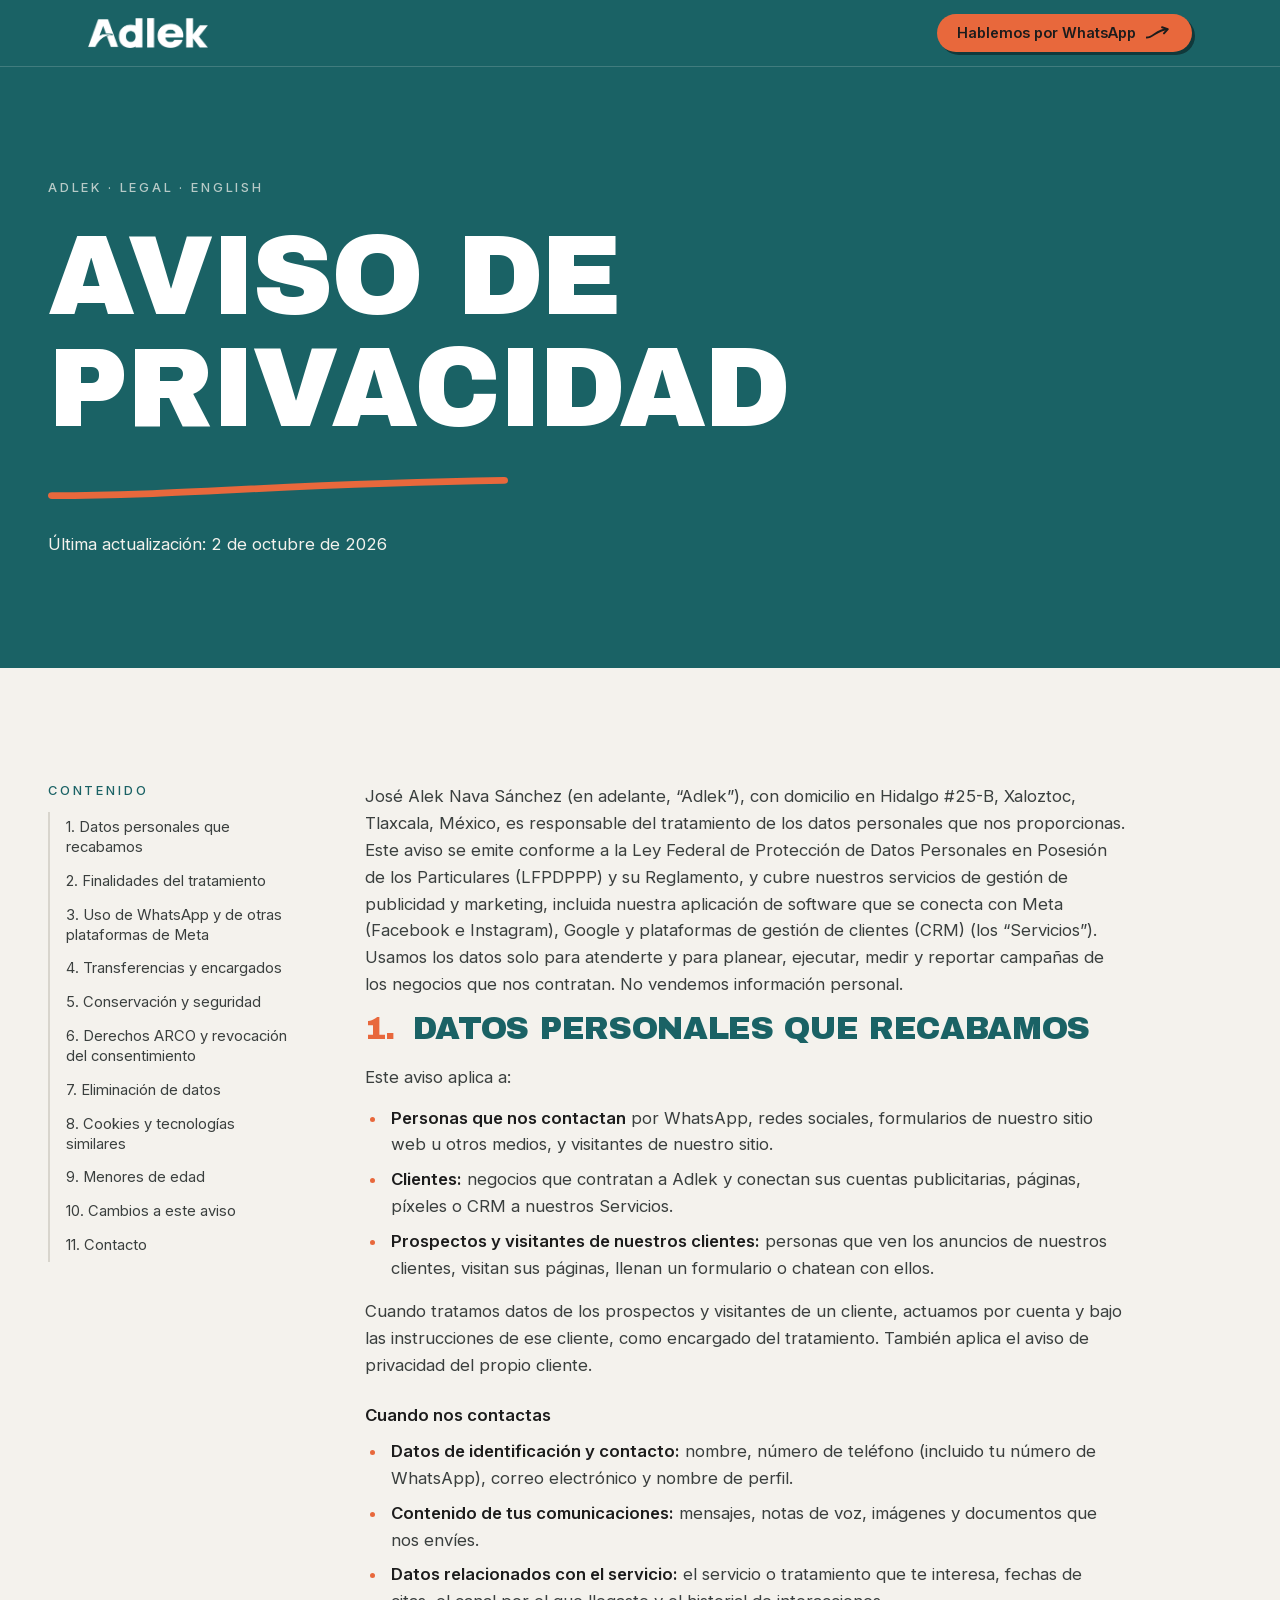
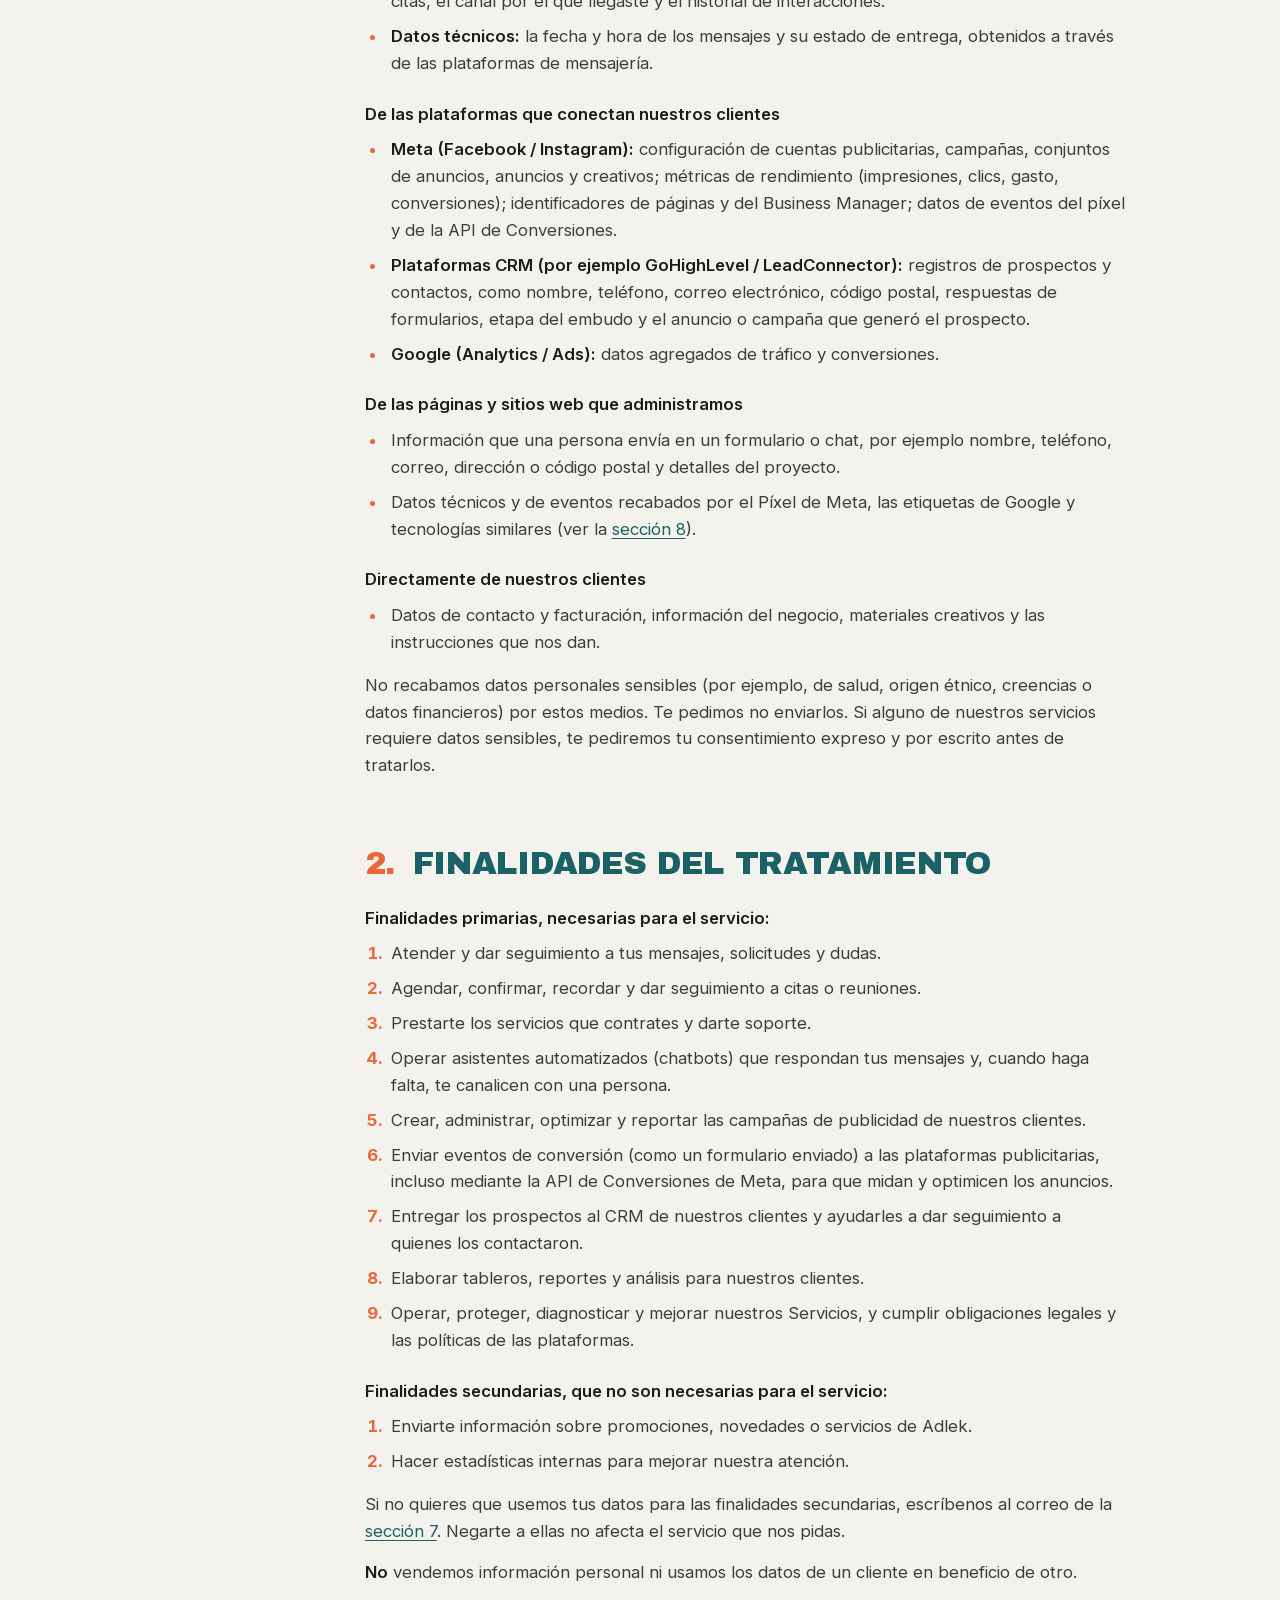
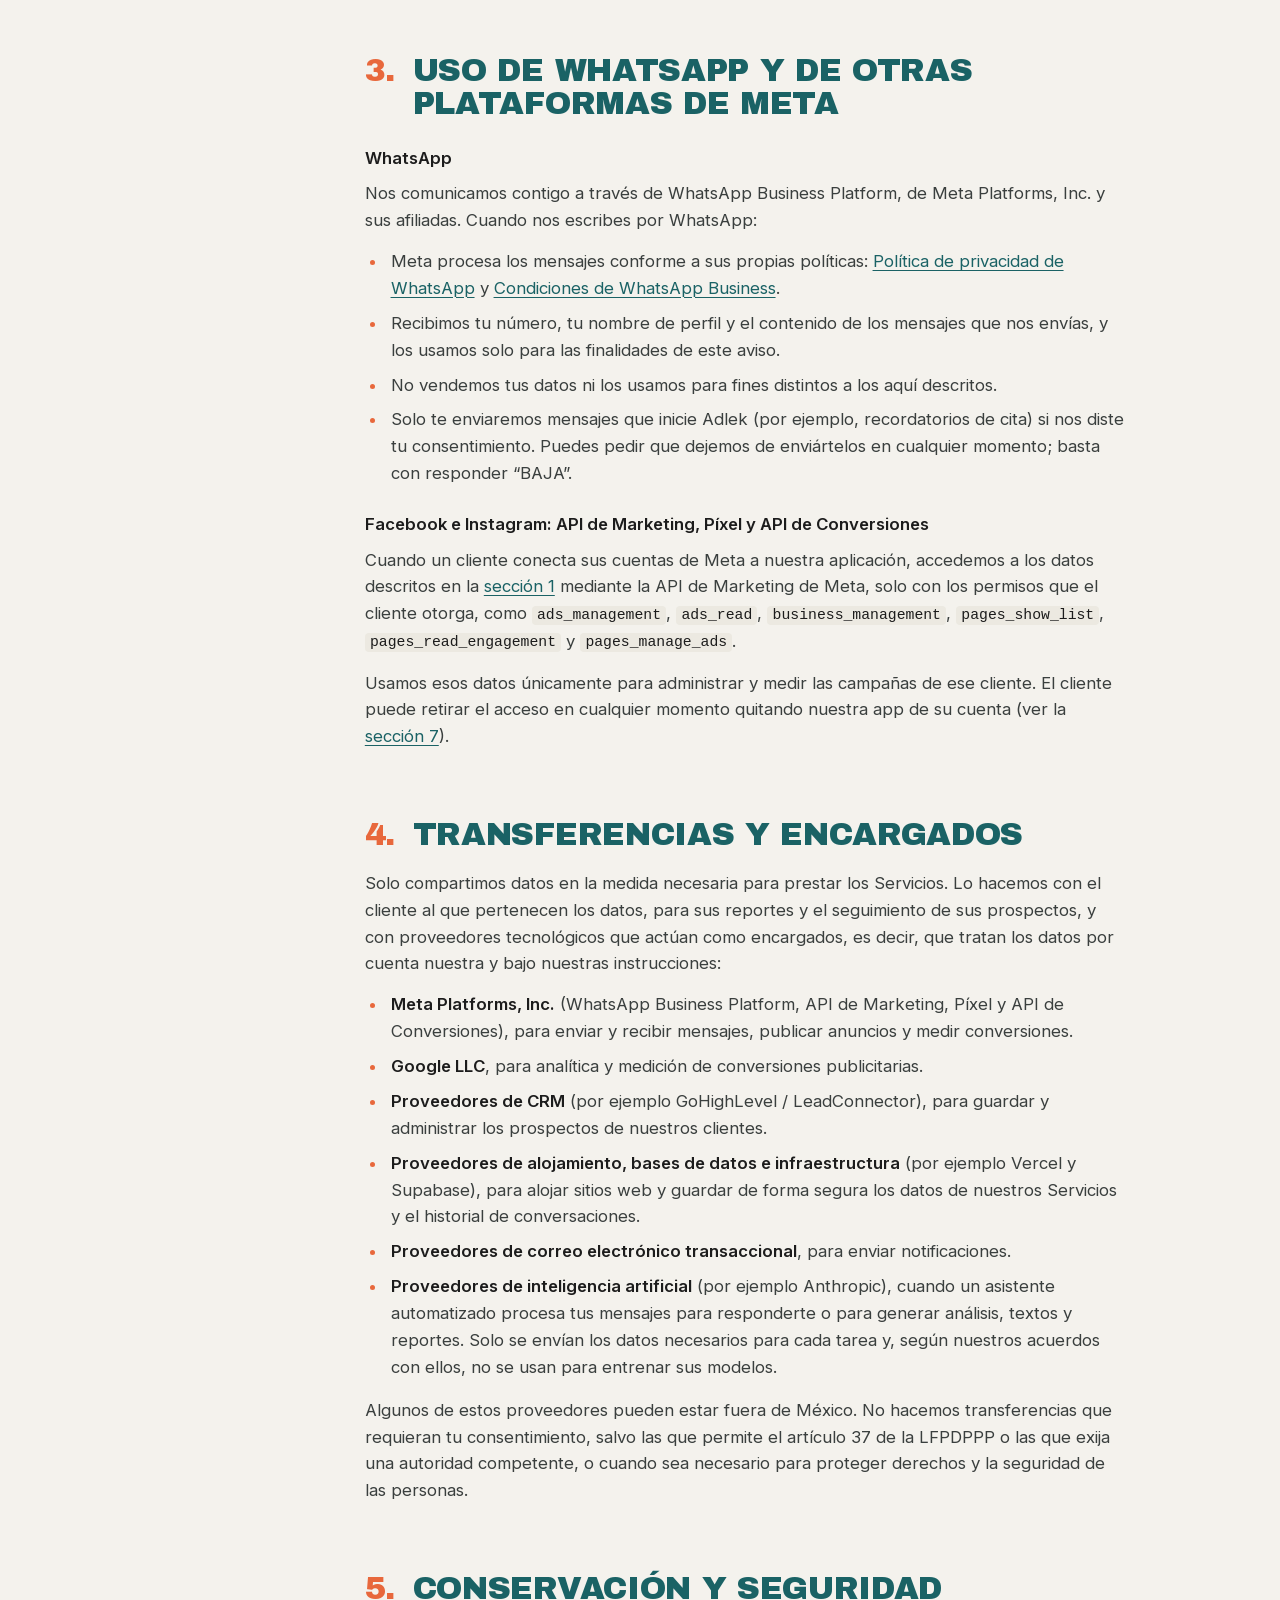
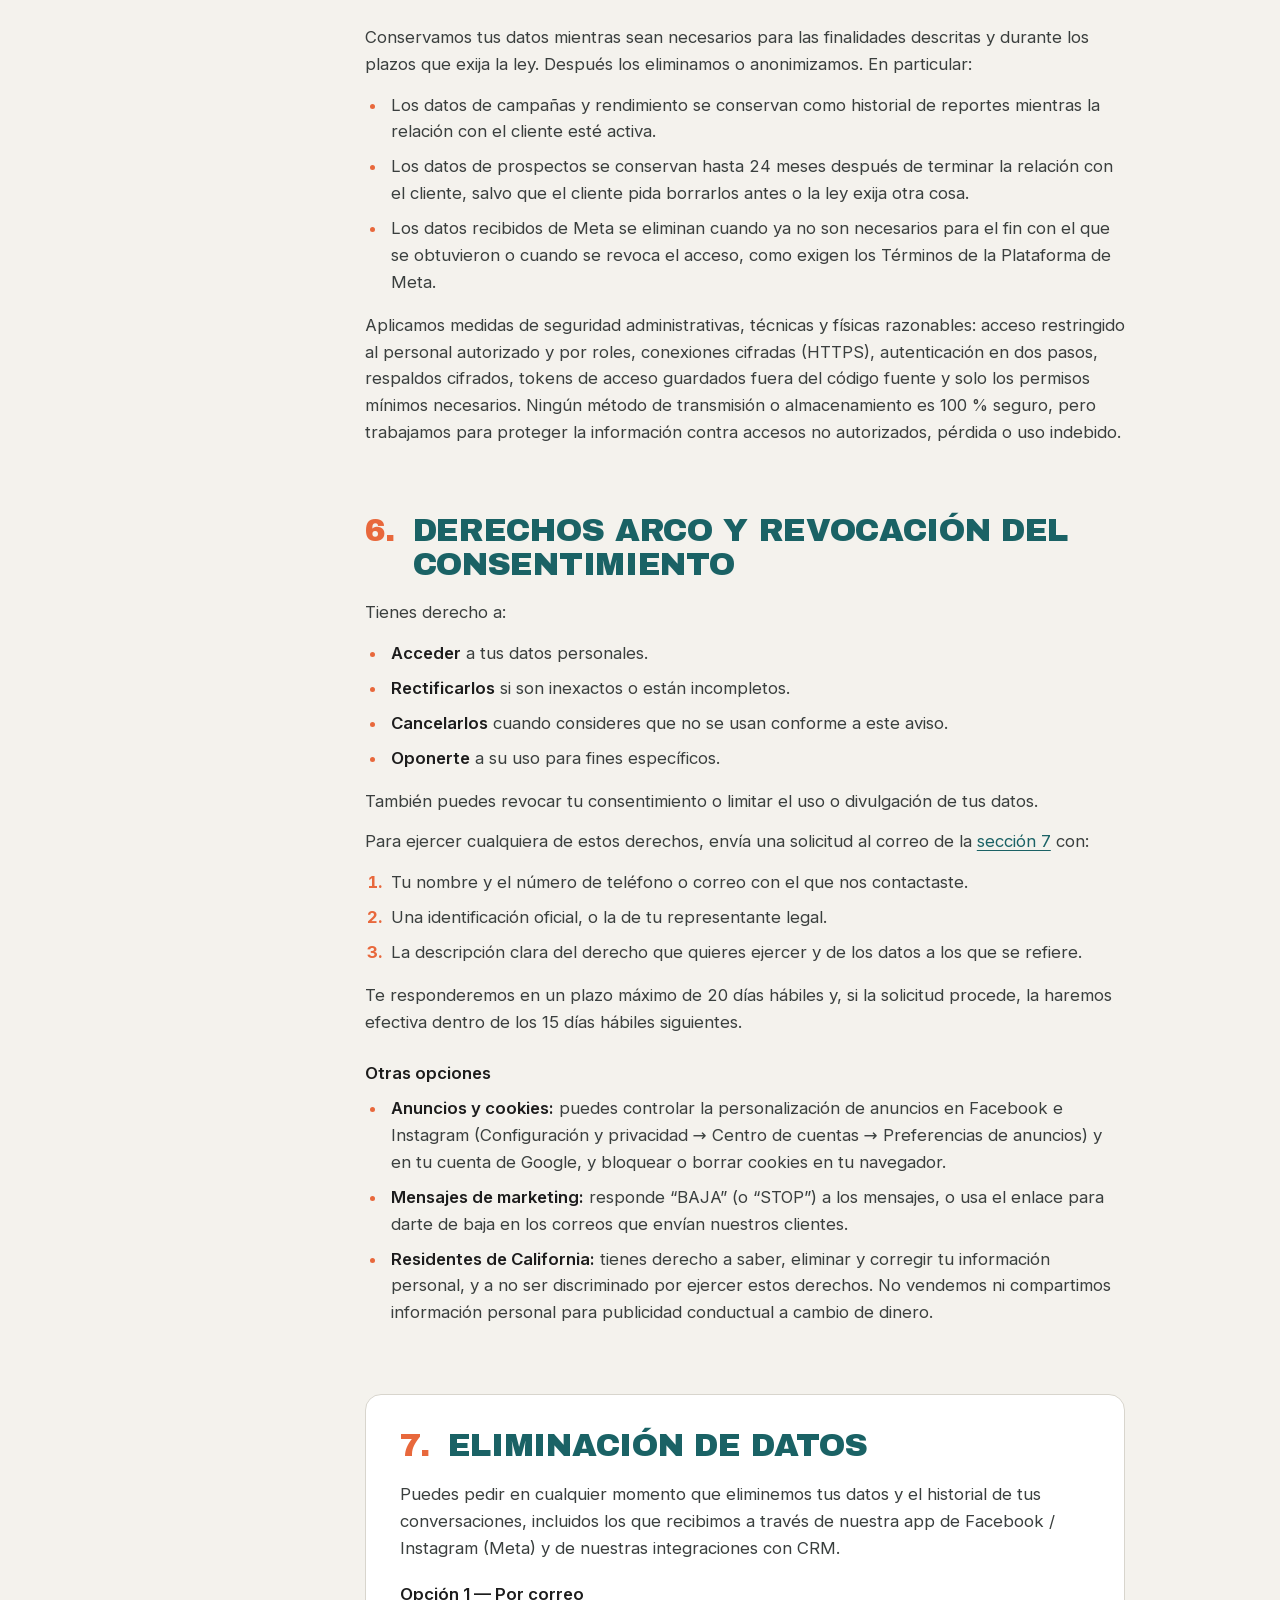
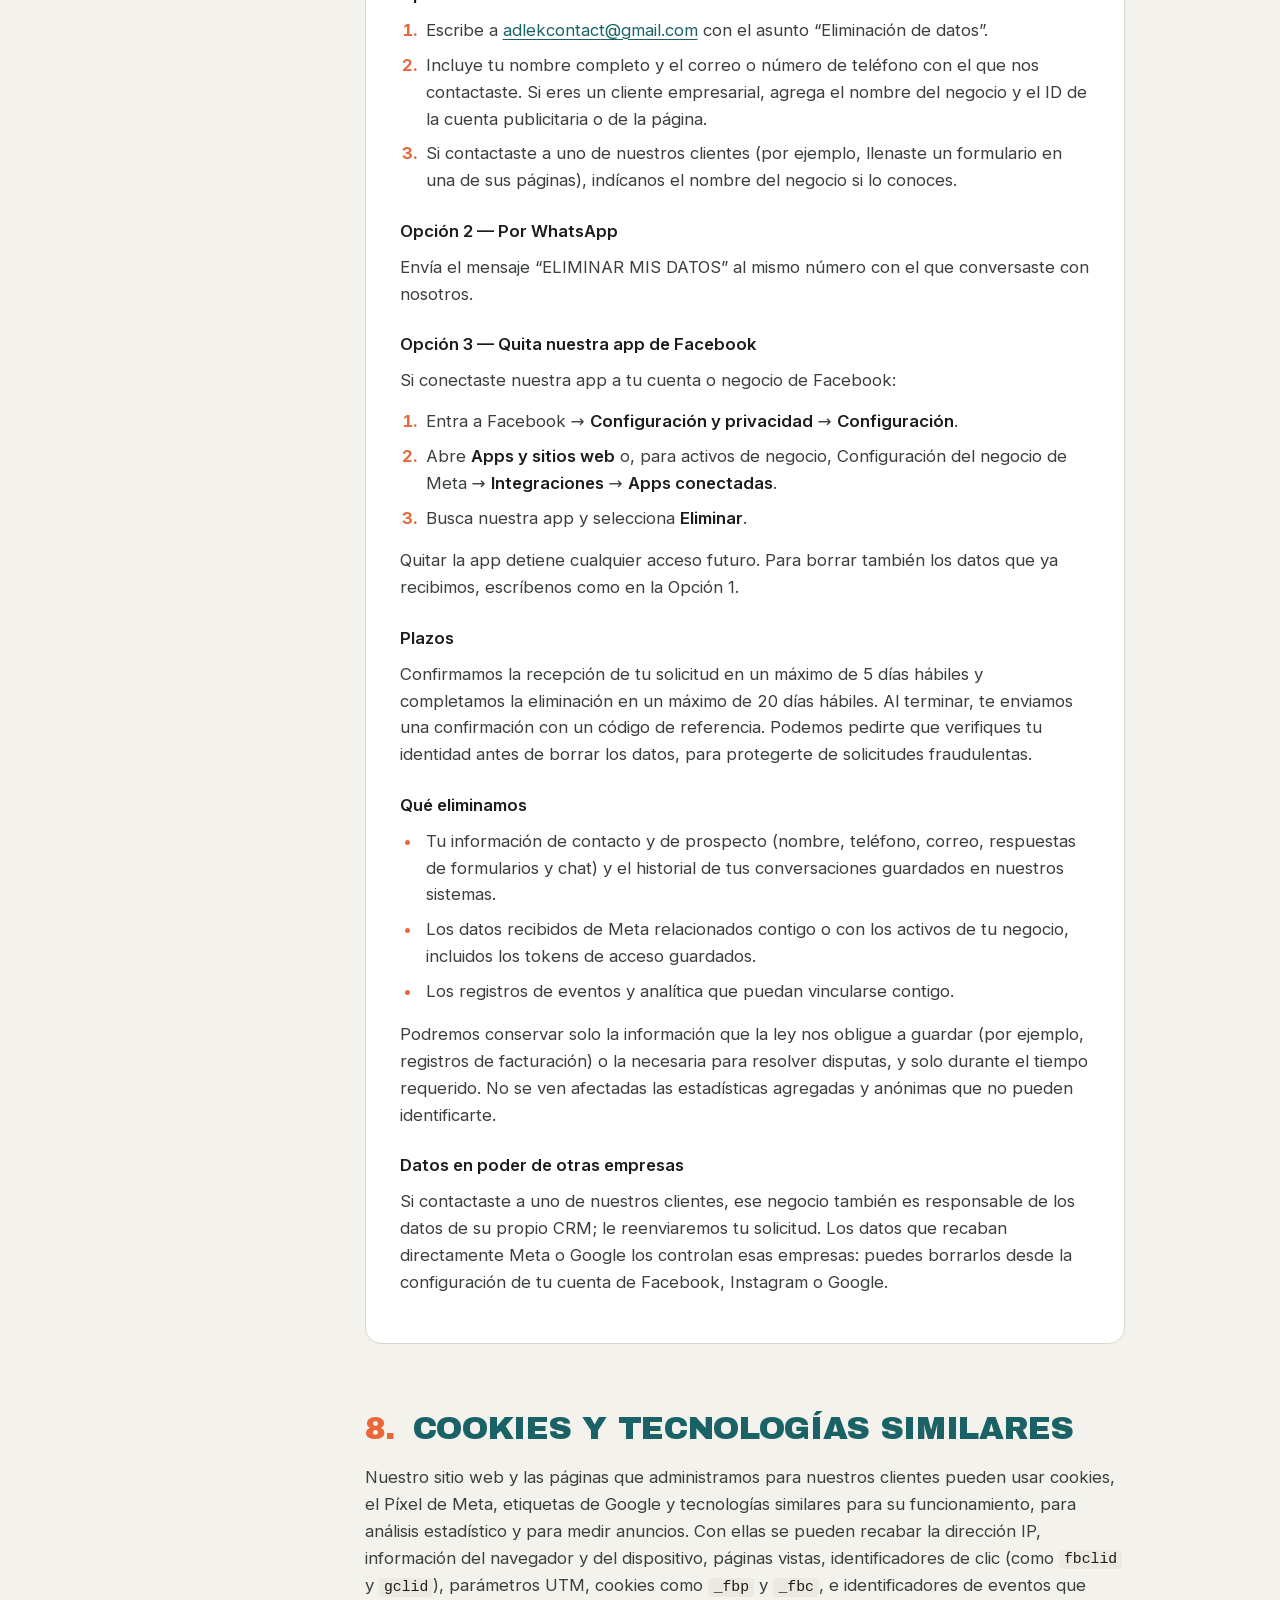
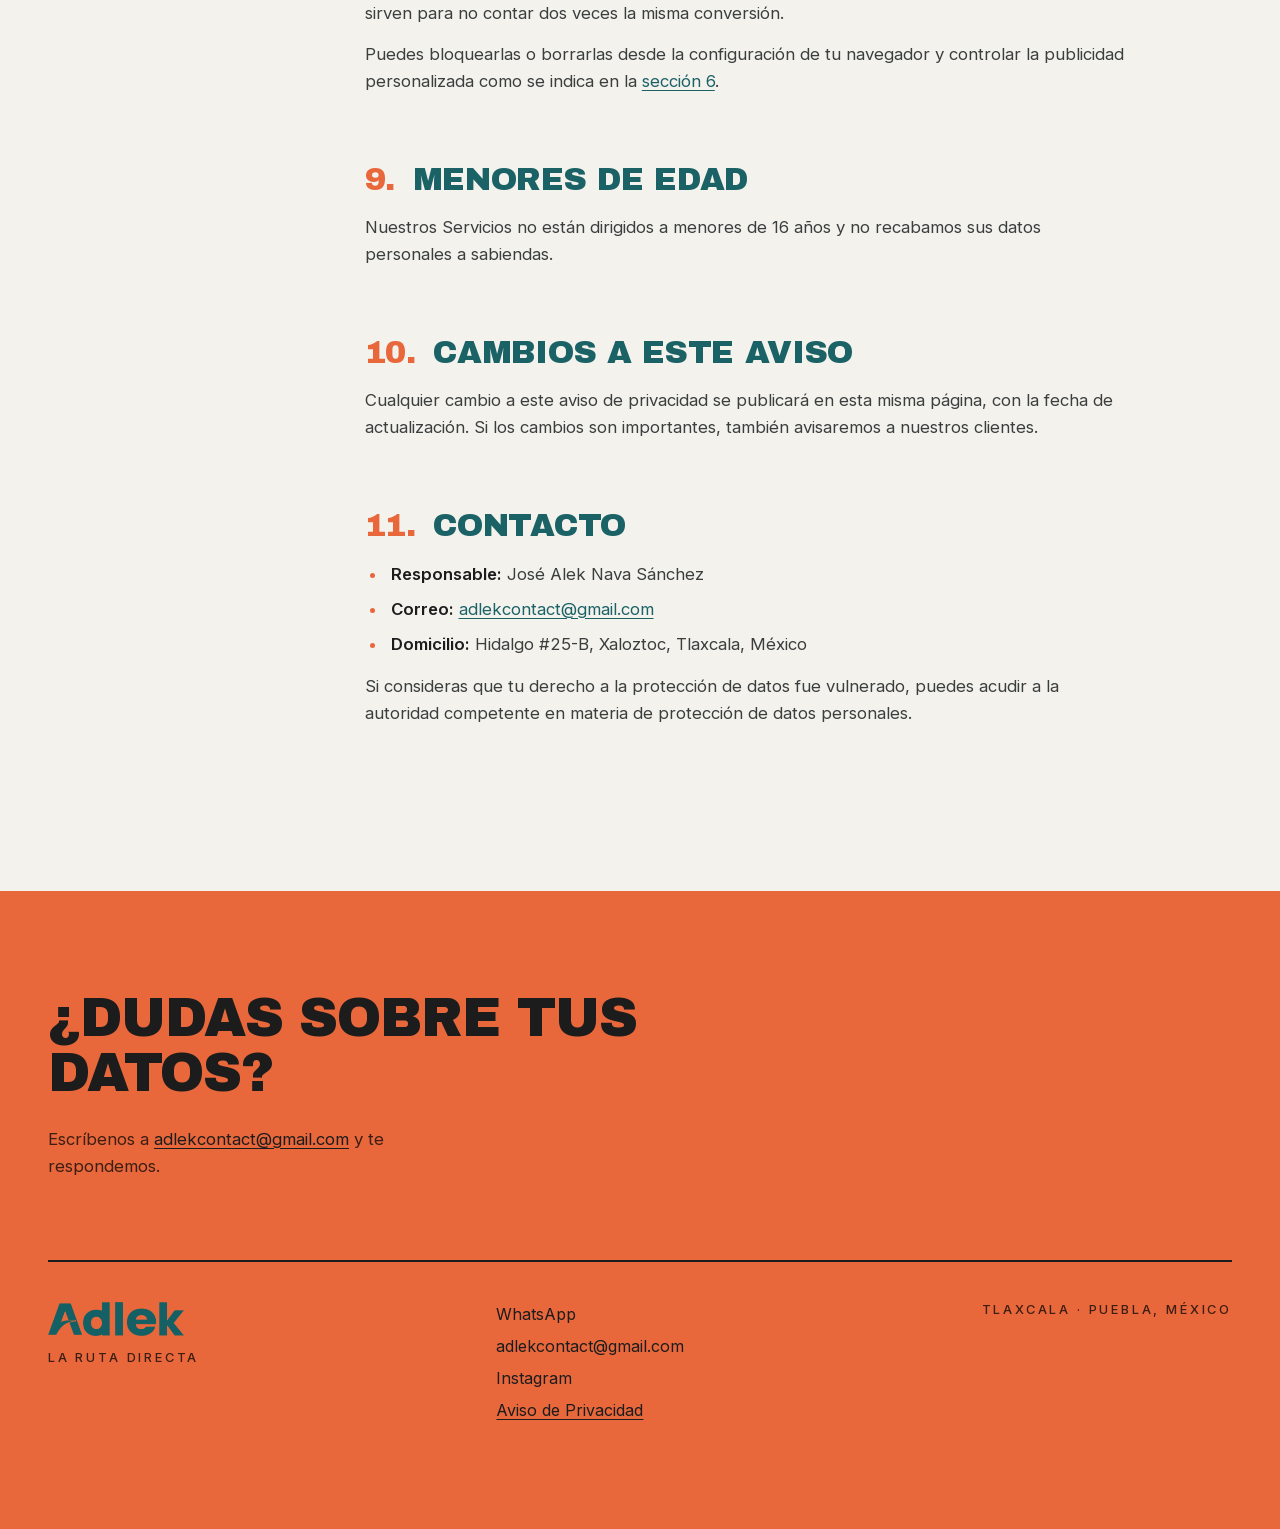
<file: privacidad/index.html>
<!DOCTYPE html>
<html lang="es-MX">
<head>
<meta charset="utf-8">
<meta name="viewport" content="width=device-width, initial-scale=1">
<title>Aviso de Privacidad · Adlek</title>
<meta name="description" content="Aviso de Privacidad de Adlek: qué datos recabamos (incluidos los de Meta, Google y CRM), para qué los usamos, cómo ejercer tus derechos ARCO y cómo pedir la eliminación de tus datos.">
<meta name="theme-color" content="#1A6265">
<link rel="canonical" href="https://adlek.com.mx/privacidad">
<link rel="alternate" hreflang="es" href="https://adlek.com.mx/privacidad">
<link rel="alternate" hreflang="en" href="https://adlek.com.mx/privacidad/en">
<link rel="preload" href="/privacidad/fuentes/archivo-black-latin.woff2" as="font" type="font/woff2" crossorigin>
<link rel="preload" href="/privacidad/fuentes/inter-latin.woff2" as="font" type="font/woff2" crossorigin>
<!--
  Página estática, fuera del bundle de index.html. Replica a mano los colores,
  tipografías y piezas de la landing (nav verde, títulos en Archivo Black,
  pie naranja). Las fuentes y los logos son COPIAS de los que viajan en el
  bundle; el export no se toca.

  La versión en inglés vive en /privacidad/en y comparte estilos.css. Si se
  cambia el contenido de una, cambiar también la otra.
-->
<link rel="stylesheet" href="/privacidad/estilos.css">
</head>
<body>

<header class="nav">
  <div class="nav-in">
    <a href="/" class="nav-logo" aria-label="Adlek — inicio"><img src="/privacidad/logo-blanco.png" alt="Adlek" width="520" height="130"></a>
    <a href="https://wa.me/522461957348" class="nav-cta">Hablemos por WhatsApp<svg viewBox="0 0 34 18" aria-hidden="true"><path d="M1 15 C 9 15 14 5 27 4" fill="none" stroke="currentColor" stroke-width="2.6" stroke-linecap="round"/><path d="M21 1.5 L28.5 4 L23.5 9.5" fill="none" stroke="currentColor" stroke-width="2.6" stroke-linecap="round" stroke-linejoin="round"/></svg></a>
  </div>
</header>

<main>
  <section class="head">
    <div class="wrap">
      <p class="kicker"><a href="/">Adlek</a> · Legal · <a href="/privacidad/en" hreflang="en" lang="en">English</a></p>
      <h1>Aviso de privacidad</h1>
      <svg viewBox="0 0 460 26" preserveAspectRatio="none" aria-hidden="true"><path d="M4 22 C 140 22 230 8 456 4" fill="none" stroke="#E8683C" stroke-width="8" stroke-linecap="round"/></svg>
      <p class="fecha">Última actualización: <time datetime="2026-10-02">2 de octubre de 2026</time></p>
    </div>
  </section>

  <div class="body">
    <div class="wrap grid">
      <nav class="toc" aria-label="Contenido del aviso">
        <p>Contenido</p>
        <ol>
          <li><a href="#datos-que-recabamos">1. Datos personales que recabamos</a></li>
          <li><a href="#finalidades">2. Finalidades del tratamiento</a></li>
          <li><a href="#whatsapp-y-meta">3. Uso de WhatsApp y de otras plataformas de Meta</a></li>
          <li><a href="#transferencias">4. Transferencias y encargados</a></li>
          <li><a href="#conservacion-y-seguridad">5. Conservación y seguridad</a></li>
          <li><a href="#derechos-arco">6. Derechos ARCO y revocación del consentimiento</a></li>
          <li><a href="#eliminacion-de-datos">7. Eliminación de datos</a></li>
          <li><a href="#cookies">8. Cookies y tecnologías similares</a></li>
          <li><a href="#menores">9. Menores de edad</a></li>
          <li><a href="#cambios">10. Cambios a este aviso</a></li>
          <li><a href="#contacto">11. Contacto</a></li>
        </ol>
      </nav>

      <article class="doc">
        <p class="intro">José Alek Nava Sánchez (en adelante, “Adlek”), con domicilio en Hidalgo #25-B, Xaloztoc, Tlaxcala, México, es responsable del tratamiento de los datos personales que nos proporcionas. Este aviso se emite conforme a la Ley Federal de Protección de Datos Personales en Posesión de los Particulares (LFPDPPP) y su Reglamento, y cubre nuestros servicios de gestión de publicidad y marketing, incluida nuestra aplicación de software que se conecta con Meta (Facebook e Instagram), Google y plataformas de gestión de clientes (CRM) (los “Servicios”). Usamos los datos solo para atenderte y para planear, ejecutar, medir y reportar campañas de los negocios que nos contratan. No vendemos información personal.</p>

        <section id="datos-que-recabamos">
          <h2><span class="n">1.</span><span>Datos personales que recabamos</span></h2>
          <p>Este aviso aplica a:</p>
          <ul>
            <li><strong>Personas que nos contactan</strong> por WhatsApp, redes sociales, formularios de nuestro sitio web u otros medios, y visitantes de nuestro sitio.</li>
            <li><strong>Clientes:</strong> negocios que contratan a Adlek y conectan sus cuentas publicitarias, páginas, píxeles o CRM a nuestros Servicios.</li>
            <li><strong>Prospectos y visitantes de nuestros clientes:</strong> personas que ven los anuncios de nuestros clientes, visitan sus páginas, llenan un formulario o chatean con ellos.</li>
          </ul>
          <p>Cuando tratamos datos de los prospectos y visitantes de un cliente, actuamos por cuenta y bajo las instrucciones de ese cliente, como encargado del tratamiento. También aplica el aviso de privacidad del propio cliente.</p>

          <h3>Cuando nos contactas</h3>
          <ul>
            <li><strong>Datos de identificación y contacto:</strong> nombre, número de teléfono (incluido tu número de WhatsApp), correo electrónico y nombre de perfil.</li>
            <li><strong>Contenido de tus comunicaciones:</strong> mensajes, notas de voz, imágenes y documentos que nos envíes.</li>
            <li><strong>Datos relacionados con el servicio:</strong> el servicio o tratamiento que te interesa, fechas de citas, el canal por el que llegaste y el historial de interacciones.</li>
            <li><strong>Datos técnicos:</strong> la fecha y hora de los mensajes y su estado de entrega, obtenidos a través de las plataformas de mensajería.</li>
          </ul>

          <h3>De las plataformas que conectan nuestros clientes</h3>
          <ul>
            <li><strong>Meta (Facebook / Instagram):</strong> configuración de cuentas publicitarias, campañas, conjuntos de anuncios, anuncios y creativos; métricas de rendimiento (impresiones, clics, gasto, conversiones); identificadores de páginas y del Business Manager; datos de eventos del píxel y de la API de Conversiones.</li>
            <li><strong>Plataformas CRM (por ejemplo GoHighLevel / LeadConnector):</strong> registros de prospectos y contactos, como nombre, teléfono, correo electrónico, código postal, respuestas de formularios, etapa del embudo y el anuncio o campaña que generó el prospecto.</li>
            <li><strong>Google (Analytics / Ads):</strong> datos agregados de tráfico y conversiones.</li>
          </ul>

          <h3>De las páginas y sitios web que administramos</h3>
          <ul>
            <li>Información que una persona envía en un formulario o chat, por ejemplo nombre, teléfono, correo, dirección o código postal y detalles del proyecto.</li>
            <li>Datos técnicos y de eventos recabados por el Píxel de Meta, las etiquetas de Google y tecnologías similares (ver la <a href="#cookies">sección 8</a>).</li>
          </ul>

          <h3>Directamente de nuestros clientes</h3>
          <ul>
            <li>Datos de contacto y facturación, información del negocio, materiales creativos y las instrucciones que nos dan.</li>
          </ul>

          <p>No recabamos datos personales sensibles (por ejemplo, de salud, origen étnico, creencias o datos financieros) por estos medios. Te pedimos no enviarlos. Si alguno de nuestros servicios requiere datos sensibles, te pediremos tu consentimiento expreso y por escrito antes de tratarlos.</p>
        </section>

        <section id="finalidades">
          <h2><span class="n">2.</span><span>Finalidades del tratamiento</span></h2>
          <h3>Finalidades primarias, necesarias para el servicio:</h3>
          <ol>
            <li>Atender y dar seguimiento a tus mensajes, solicitudes y dudas.</li>
            <li>Agendar, confirmar, recordar y dar seguimiento a citas o reuniones.</li>
            <li>Prestarte los servicios que contrates y darte soporte.</li>
            <li>Operar asistentes automatizados (chatbots) que respondan tus mensajes y, cuando haga falta, te canalicen con una persona.</li>
            <li>Crear, administrar, optimizar y reportar las campañas de publicidad de nuestros clientes.</li>
            <li>Enviar eventos de conversión (como un formulario enviado) a las plataformas publicitarias, incluso mediante la API de Conversiones de Meta, para que midan y optimicen los anuncios.</li>
            <li>Entregar los prospectos al CRM de nuestros clientes y ayudarles a dar seguimiento a quienes los contactaron.</li>
            <li>Elaborar tableros, reportes y análisis para nuestros clientes.</li>
            <li>Operar, proteger, diagnosticar y mejorar nuestros Servicios, y cumplir obligaciones legales y las políticas de las plataformas.</li>
          </ol>
          <h3>Finalidades secundarias, que no son necesarias para el servicio:</h3>
          <ol>
            <li>Enviarte información sobre promociones, novedades o servicios de Adlek.</li>
            <li>Hacer estadísticas internas para mejorar nuestra atención.</li>
          </ol>
          <p>Si no quieres que usemos tus datos para las finalidades secundarias, escríbenos al correo de la <a href="#eliminacion-de-datos">sección 7</a>. Negarte a ellas no afecta el servicio que nos pidas.</p>
          <p><strong>No</strong> vendemos información personal ni usamos los datos de un cliente en beneficio de otro.</p>
        </section>

        <section id="whatsapp-y-meta">
          <h2><span class="n">3.</span><span>Uso de WhatsApp y de otras plataformas de Meta</span></h2>
          <h3>WhatsApp</h3>
          <p>Nos comunicamos contigo a través de WhatsApp Business Platform, de Meta Platforms, Inc. y sus afiliadas. Cuando nos escribes por WhatsApp:</p>
          <ul>
            <li>Meta procesa los mensajes conforme a sus propias políticas: <a href="https://www.whatsapp.com/legal/privacy-policy" rel="noopener">Política de privacidad de WhatsApp</a> y <a href="https://www.whatsapp.com/legal/business-terms" rel="noopener">Condiciones de WhatsApp Business</a>.</li>
            <li>Recibimos tu número, tu nombre de perfil y el contenido de los mensajes que nos envías, y los usamos solo para las finalidades de este aviso.</li>
            <li>No vendemos tus datos ni los usamos para fines distintos a los aquí descritos.</li>
            <li>Solo te enviaremos mensajes que inicie Adlek (por ejemplo, recordatorios de cita) si nos diste tu consentimiento. Puedes pedir que dejemos de enviártelos en cualquier momento; basta con responder “BAJA”.</li>
          </ul>
          <h3>Facebook e Instagram: API de Marketing, Píxel y API de Conversiones</h3>
          <p>Cuando un cliente conecta sus cuentas de Meta a nuestra aplicación, accedemos a los datos descritos en la <a href="#datos-que-recabamos">sección 1</a> mediante la API de Marketing de Meta, solo con los permisos que el cliente otorga, como <code>ads_management</code>, <code>ads_read</code>, <code>business_management</code>, <code>pages_show_list</code>, <code>pages_read_engagement</code> y <code>pages_manage_ads</code>.</p>
          <p>Usamos esos datos únicamente para administrar y medir las campañas de ese cliente. El cliente puede retirar el acceso en cualquier momento quitando nuestra app de su cuenta (ver la <a href="#eliminacion-de-datos">sección 7</a>).</p>
        </section>

        <section id="transferencias">
          <h2><span class="n">4.</span><span>Transferencias y encargados</span></h2>
          <p>Solo compartimos datos en la medida necesaria para prestar los Servicios. Lo hacemos con el cliente al que pertenecen los datos, para sus reportes y el seguimiento de sus prospectos, y con proveedores tecnológicos que actúan como encargados, es decir, que tratan los datos por cuenta nuestra y bajo nuestras instrucciones:</p>
          <ul>
            <li><strong>Meta Platforms, Inc.</strong> (WhatsApp Business Platform, API de Marketing, Píxel y API de Conversiones), para enviar y recibir mensajes, publicar anuncios y medir conversiones.</li>
            <li><strong>Google LLC</strong>, para analítica y medición de conversiones publicitarias.</li>
            <li><strong>Proveedores de CRM</strong> (por ejemplo GoHighLevel / LeadConnector), para guardar y administrar los prospectos de nuestros clientes.</li>
            <li><strong>Proveedores de alojamiento, bases de datos e infraestructura</strong> (por ejemplo Vercel y Supabase), para alojar sitios web y guardar de forma segura los datos de nuestros Servicios y el historial de conversaciones.</li>
            <li><strong>Proveedores de correo electrónico transaccional</strong>, para enviar notificaciones.</li>
            <li><strong>Proveedores de inteligencia artificial</strong> (por ejemplo Anthropic), cuando un asistente automatizado procesa tus mensajes para responderte o para generar análisis, textos y reportes. Solo se envían los datos necesarios para cada tarea y, según nuestros acuerdos con ellos, no se usan para entrenar sus modelos.</li>
          </ul>
          <p>Algunos de estos proveedores pueden estar fuera de México. No hacemos transferencias que requieran tu consentimiento, salvo las que permite el artículo 37 de la LFPDPPP o las que exija una autoridad competente, o cuando sea necesario para proteger derechos y la seguridad de las personas.</p>
        </section>

        <section id="conservacion-y-seguridad">
          <h2><span class="n">5.</span><span>Conservación y seguridad</span></h2>
          <p>Conservamos tus datos mientras sean necesarios para las finalidades descritas y durante los plazos que exija la ley. Después los eliminamos o anonimizamos. En particular:</p>
          <ul>
            <li>Los datos de campañas y rendimiento se conservan como historial de reportes mientras la relación con el cliente esté activa.</li>
            <li>Los datos de prospectos se conservan hasta 24 meses después de terminar la relación con el cliente, salvo que el cliente pida borrarlos antes o la ley exija otra cosa.</li>
            <li>Los datos recibidos de Meta se eliminan cuando ya no son necesarios para el fin con el que se obtuvieron o cuando se revoca el acceso, como exigen los Términos de la Plataforma de Meta.</li>
          </ul>
          <p>Aplicamos medidas de seguridad administrativas, técnicas y físicas razonables: acceso restringido al personal autorizado y por roles, conexiones cifradas (HTTPS), autenticación en dos pasos, respaldos cifrados, tokens de acceso guardados fuera del código fuente y solo los permisos mínimos necesarios. Ningún método de transmisión o almacenamiento es 100 % seguro, pero trabajamos para proteger la información contra accesos no autorizados, pérdida o uso indebido.</p>
        </section>

        <section id="derechos-arco">
          <h2><span class="n">6.</span><span>Derechos ARCO y revocación del consentimiento</span></h2>
          <p>Tienes derecho a:</p>
          <ul>
            <li><strong>Acceder</strong> a tus datos personales.</li>
            <li><strong>Rectificarlos</strong> si son inexactos o están incompletos.</li>
            <li><strong>Cancelarlos</strong> cuando consideres que no se usan conforme a este aviso.</li>
            <li><strong>Oponerte</strong> a su uso para fines específicos.</li>
          </ul>
          <p>También puedes revocar tu consentimiento o limitar el uso o divulgación de tus datos.</p>
          <p>Para ejercer cualquiera de estos derechos, envía una solicitud al correo de la <a href="#eliminacion-de-datos">sección 7</a> con:</p>
          <ol>
            <li>Tu nombre y el número de teléfono o correo con el que nos contactaste.</li>
            <li>Una identificación oficial, o la de tu representante legal.</li>
            <li>La descripción clara del derecho que quieres ejercer y de los datos a los que se refiere.</li>
          </ol>
          <p>Te responderemos en un plazo máximo de 20 días hábiles y, si la solicitud procede, la haremos efectiva dentro de los 15 días hábiles siguientes.</p>
          <h3>Otras opciones</h3>
          <ul>
            <li><strong>Anuncios y cookies:</strong> puedes controlar la personalización de anuncios en Facebook e Instagram (Configuración y privacidad → Centro de cuentas → Preferencias de anuncios) y en tu cuenta de Google, y bloquear o borrar cookies en tu navegador.</li>
            <li><strong>Mensajes de marketing:</strong> responde “BAJA” (o “STOP”) a los mensajes, o usa el enlace para darte de baja en los correos que envían nuestros clientes.</li>
            <li><strong>Residentes de California:</strong> tienes derecho a saber, eliminar y corregir tu información personal, y a no ser discriminado por ejercer estos derechos. No vendemos ni compartimos información personal para publicidad conductual a cambio de dinero.</li>
          </ul>
        </section>

        <section id="eliminacion-de-datos" class="card">
          <h2><span class="n">7.</span><span>Eliminación de datos</span></h2>
          <p>Puedes pedir en cualquier momento que eliminemos tus datos y el historial de tus conversaciones, incluidos los que recibimos a través de nuestra app de Facebook / Instagram (Meta) y de nuestras integraciones con CRM.</p>

          <h3>Opción 1 — Por correo</h3>
          <ol>
            <li>Escribe a <a href="mailto:adlekcontact@gmail.com?subject=Eliminaci%C3%B3n%20de%20datos">adlekcontact@gmail.com</a> con el asunto “Eliminación de datos”.</li>
            <li>Incluye tu nombre completo y el correo o número de teléfono con el que nos contactaste. Si eres un cliente empresarial, agrega el nombre del negocio y el ID de la cuenta publicitaria o de la página.</li>
            <li>Si contactaste a uno de nuestros clientes (por ejemplo, llenaste un formulario en una de sus páginas), indícanos el nombre del negocio si lo conoces.</li>
          </ol>

          <h3>Opción 2 — Por WhatsApp</h3>
          <p>Envía el mensaje “ELIMINAR MIS DATOS” al mismo número con el que conversaste con nosotros.</p>

          <h3>Opción 3 — Quita nuestra app de Facebook</h3>
          <p>Si conectaste nuestra app a tu cuenta o negocio de Facebook:</p>
          <ol>
            <li>Entra a Facebook → <strong>Configuración y privacidad</strong> → <strong>Configuración</strong>.</li>
            <li>Abre <strong>Apps y sitios web</strong> o, para activos de negocio, Configuración del negocio de Meta → <strong>Integraciones</strong> → <strong>Apps conectadas</strong>.</li>
            <li>Busca nuestra app y selecciona <strong>Eliminar</strong>.</li>
          </ol>
          <p>Quitar la app detiene cualquier acceso futuro. Para borrar también los datos que ya recibimos, escríbenos como en la Opción 1.</p>

          <h3>Plazos</h3>
          <p>Confirmamos la recepción de tu solicitud en un máximo de 5 días hábiles y completamos la eliminación en un máximo de 20 días hábiles. Al terminar, te enviamos una confirmación con un código de referencia. Podemos pedirte que verifiques tu identidad antes de borrar los datos, para protegerte de solicitudes fraudulentas.</p>

          <h3>Qué eliminamos</h3>
          <ul>
            <li>Tu información de contacto y de prospecto (nombre, teléfono, correo, respuestas de formularios y chat) y el historial de tus conversaciones guardados en nuestros sistemas.</li>
            <li>Los datos recibidos de Meta relacionados contigo o con los activos de tu negocio, incluidos los tokens de acceso guardados.</li>
            <li>Los registros de eventos y analítica que puedan vincularse contigo.</li>
          </ul>
          <p>Podremos conservar solo la información que la ley nos obligue a guardar (por ejemplo, registros de facturación) o la necesaria para resolver disputas, y solo durante el tiempo requerido. No se ven afectadas las estadísticas agregadas y anónimas que no pueden identificarte.</p>

          <h3>Datos en poder de otras empresas</h3>
          <p>Si contactaste a uno de nuestros clientes, ese negocio también es responsable de los datos de su propio CRM; le reenviaremos tu solicitud. Los datos que recaban directamente Meta o Google los controlan esas empresas: puedes borrarlos desde la configuración de tu cuenta de Facebook, Instagram o Google.</p>
        </section>

        <section id="cookies">
          <h2><span class="n">8.</span><span>Cookies y tecnologías similares</span></h2>
          <p>Nuestro sitio web y las páginas que administramos para nuestros clientes pueden usar cookies, el Píxel de Meta, etiquetas de Google y tecnologías similares para su funcionamiento, para análisis estadístico y para medir anuncios. Con ellas se pueden recabar la dirección IP, información del navegador y del dispositivo, páginas vistas, identificadores de clic (como <code>fbclid</code> y <code>gclid</code>), parámetros UTM, cookies como <code>_fbp</code> y <code>_fbc</code>, e identificadores de eventos que sirven para no contar dos veces la misma conversión.</p>
          <p>Puedes bloquearlas o borrarlas desde la configuración de tu navegador y controlar la publicidad personalizada como se indica en la <a href="#derechos-arco">sección 6</a>.</p>
        </section>

        <section id="menores">
          <h2><span class="n">9.</span><span>Menores de edad</span></h2>
          <p>Nuestros Servicios no están dirigidos a menores de 16 años y no recabamos sus datos personales a sabiendas.</p>
        </section>

        <section id="cambios">
          <h2><span class="n">10.</span><span>Cambios a este aviso</span></h2>
          <p>Cualquier cambio a este aviso de privacidad se publicará en esta misma página, con la fecha de actualización. Si los cambios son importantes, también avisaremos a nuestros clientes.</p>
        </section>

        <section id="contacto">
          <h2><span class="n">11.</span><span>Contacto</span></h2>
          <ul>
            <li><strong>Responsable:</strong> José Alek Nava Sánchez</li>
            <li><strong>Correo:</strong> <a href="mailto:adlekcontact@gmail.com">adlekcontact@gmail.com</a></li>
            <li><strong>Domicilio:</strong> Hidalgo #25-B, Xaloztoc, Tlaxcala, México</li>
          </ul>
          <p>Si consideras que tu derecho a la protección de datos fue vulnerado, puedes acudir a la autoridad competente en materia de protección de datos personales.</p>
        </section>
      </article>
    </div>
  </div>
</main>

<footer class="foot">
  <div class="wrap">
    <p class="foot-cta">¿Dudas sobre tus datos?</p>
    <p class="foot-sub">Escríbenos a <a href="mailto:adlekcontact@gmail.com">adlekcontact@gmail.com</a> y te respondemos.</p>
    <div class="foot-row">
      <div>
        <img src="/privacidad/logo-verde.png" alt="Adlek" width="520" height="130">
        <p class="tag">La ruta directa</p>
      </div>
      <div class="foot-links">
        <a href="https://wa.me/522461957348">WhatsApp</a>
        <a href="mailto:adlekcontact@gmail.com">adlekcontact@gmail.com</a>
        <a href="https://instagram.com/adlek.mx">Instagram</a>
        <a href="/privacidad" aria-current="page">Aviso de Privacidad</a>
      </div>
      <p class="tag">Tlaxcala · Puebla, México</p>
    </div>
  </div>
</footer>

</body>
</html>
</file>
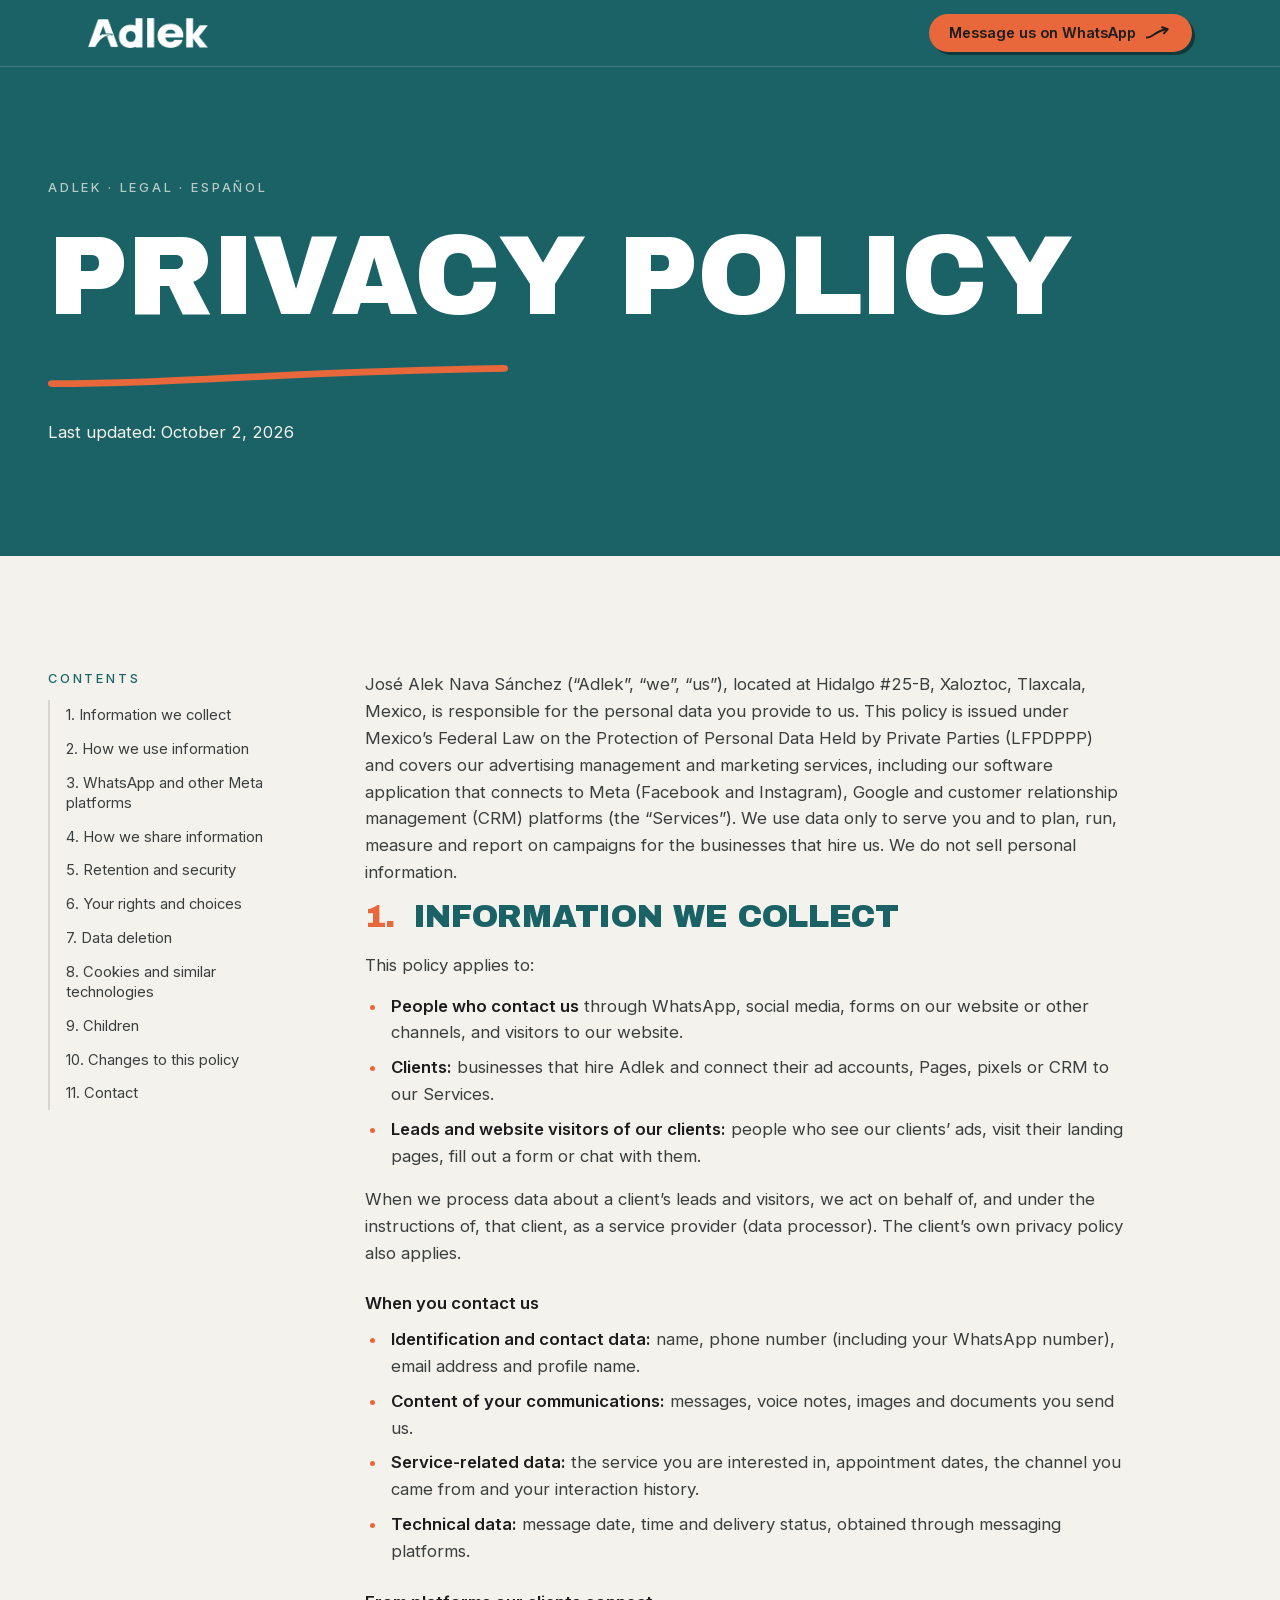
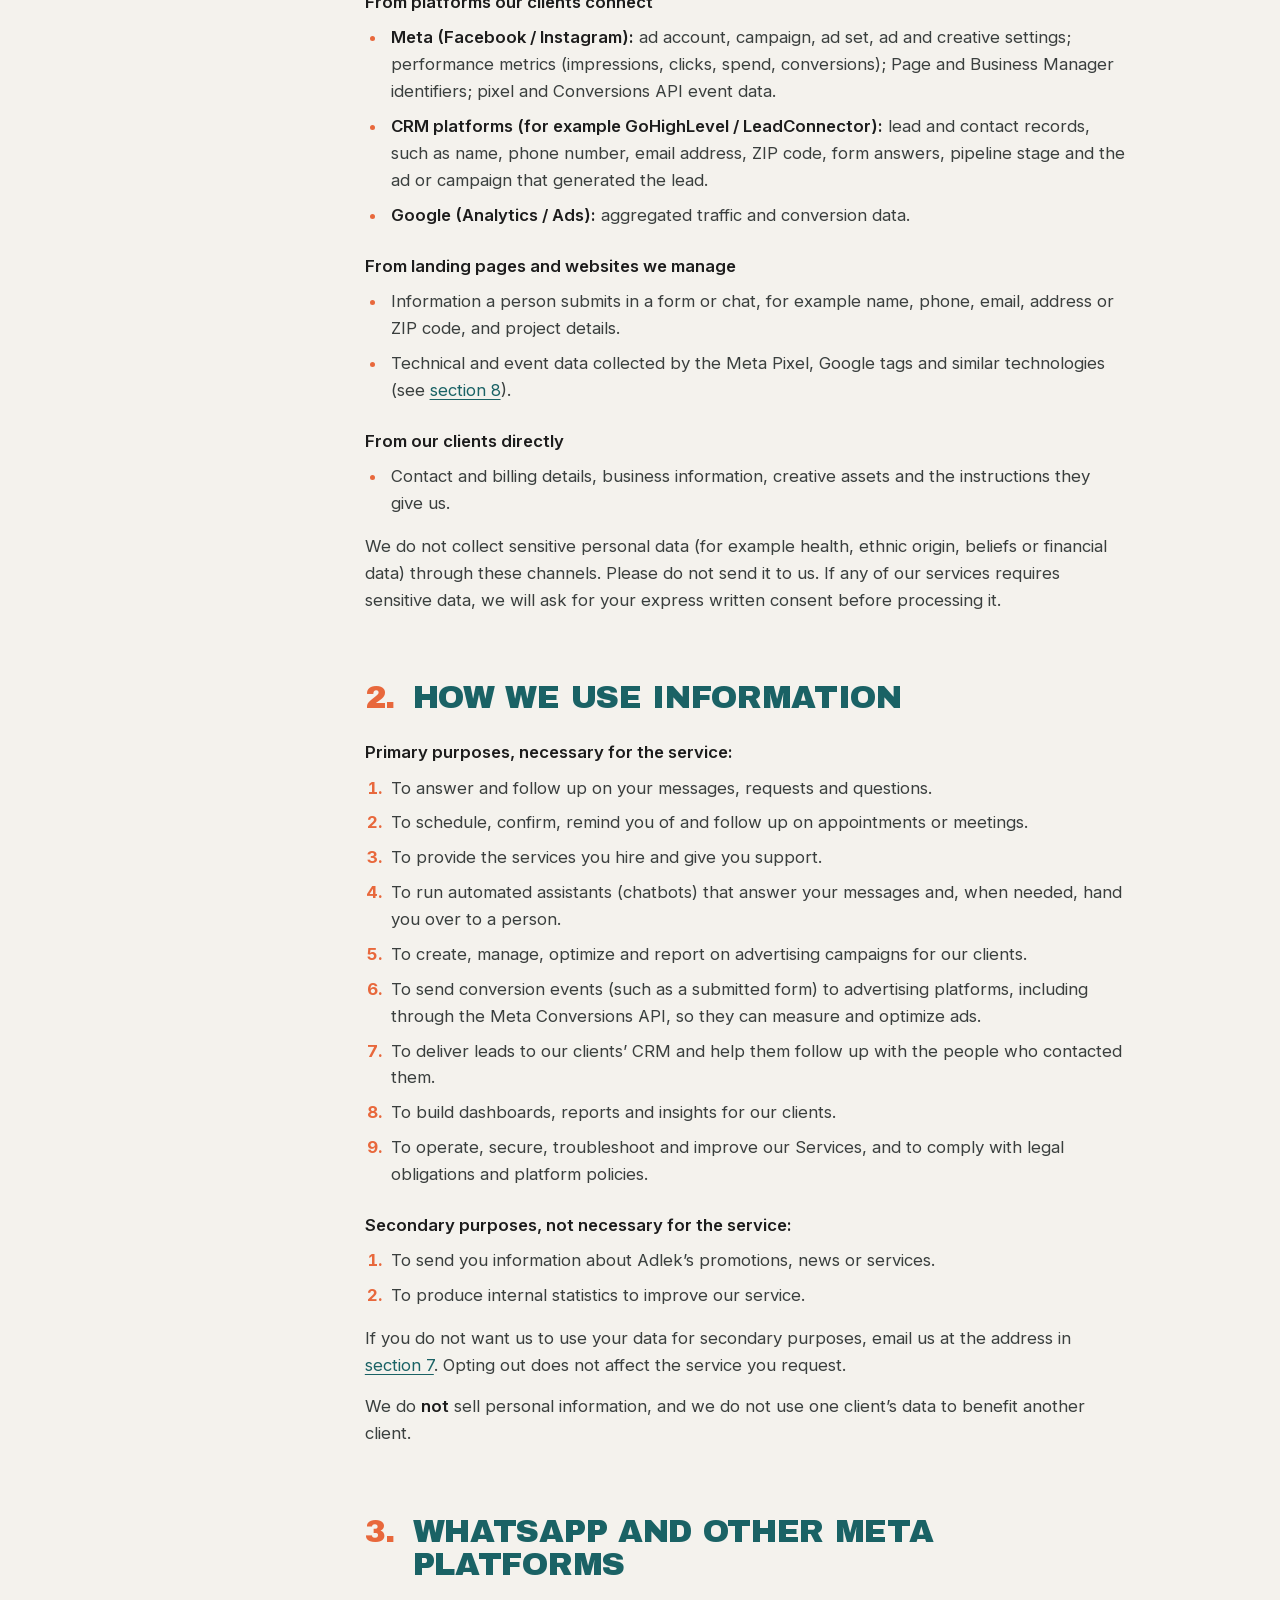
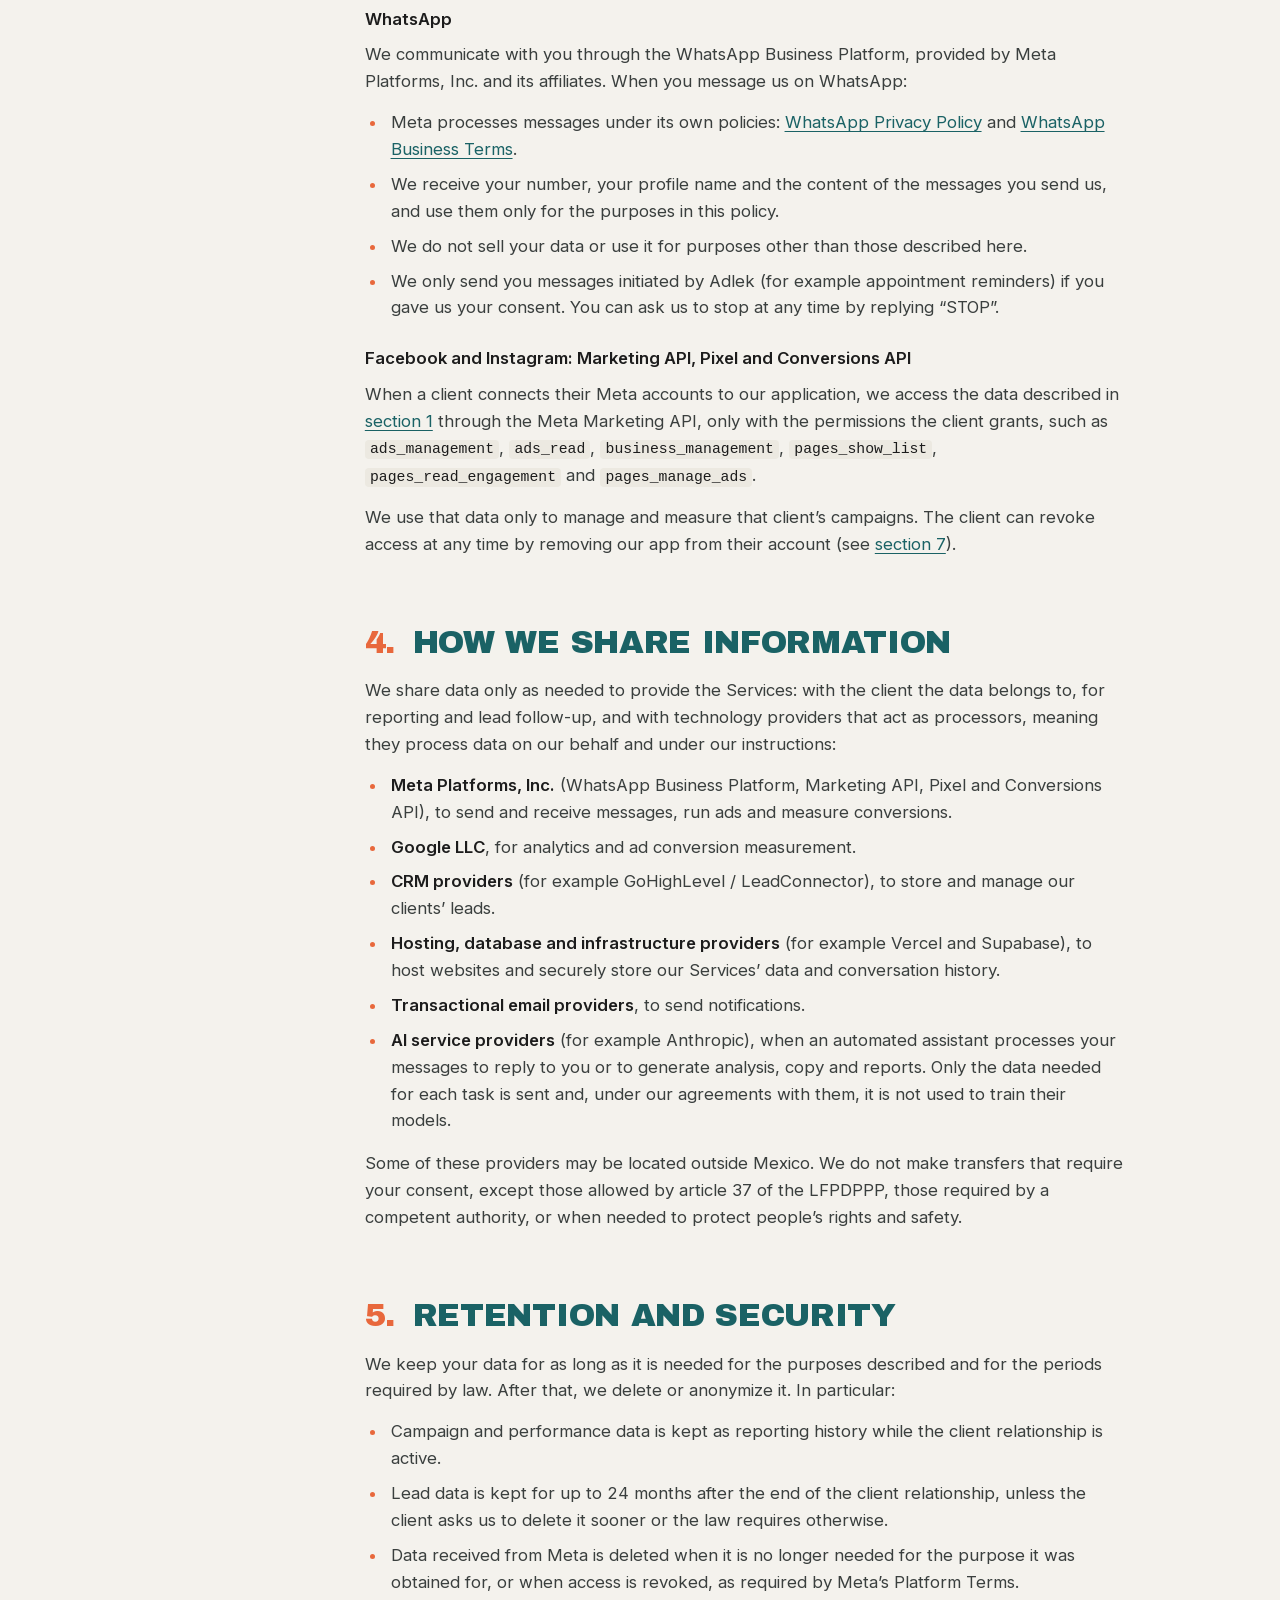
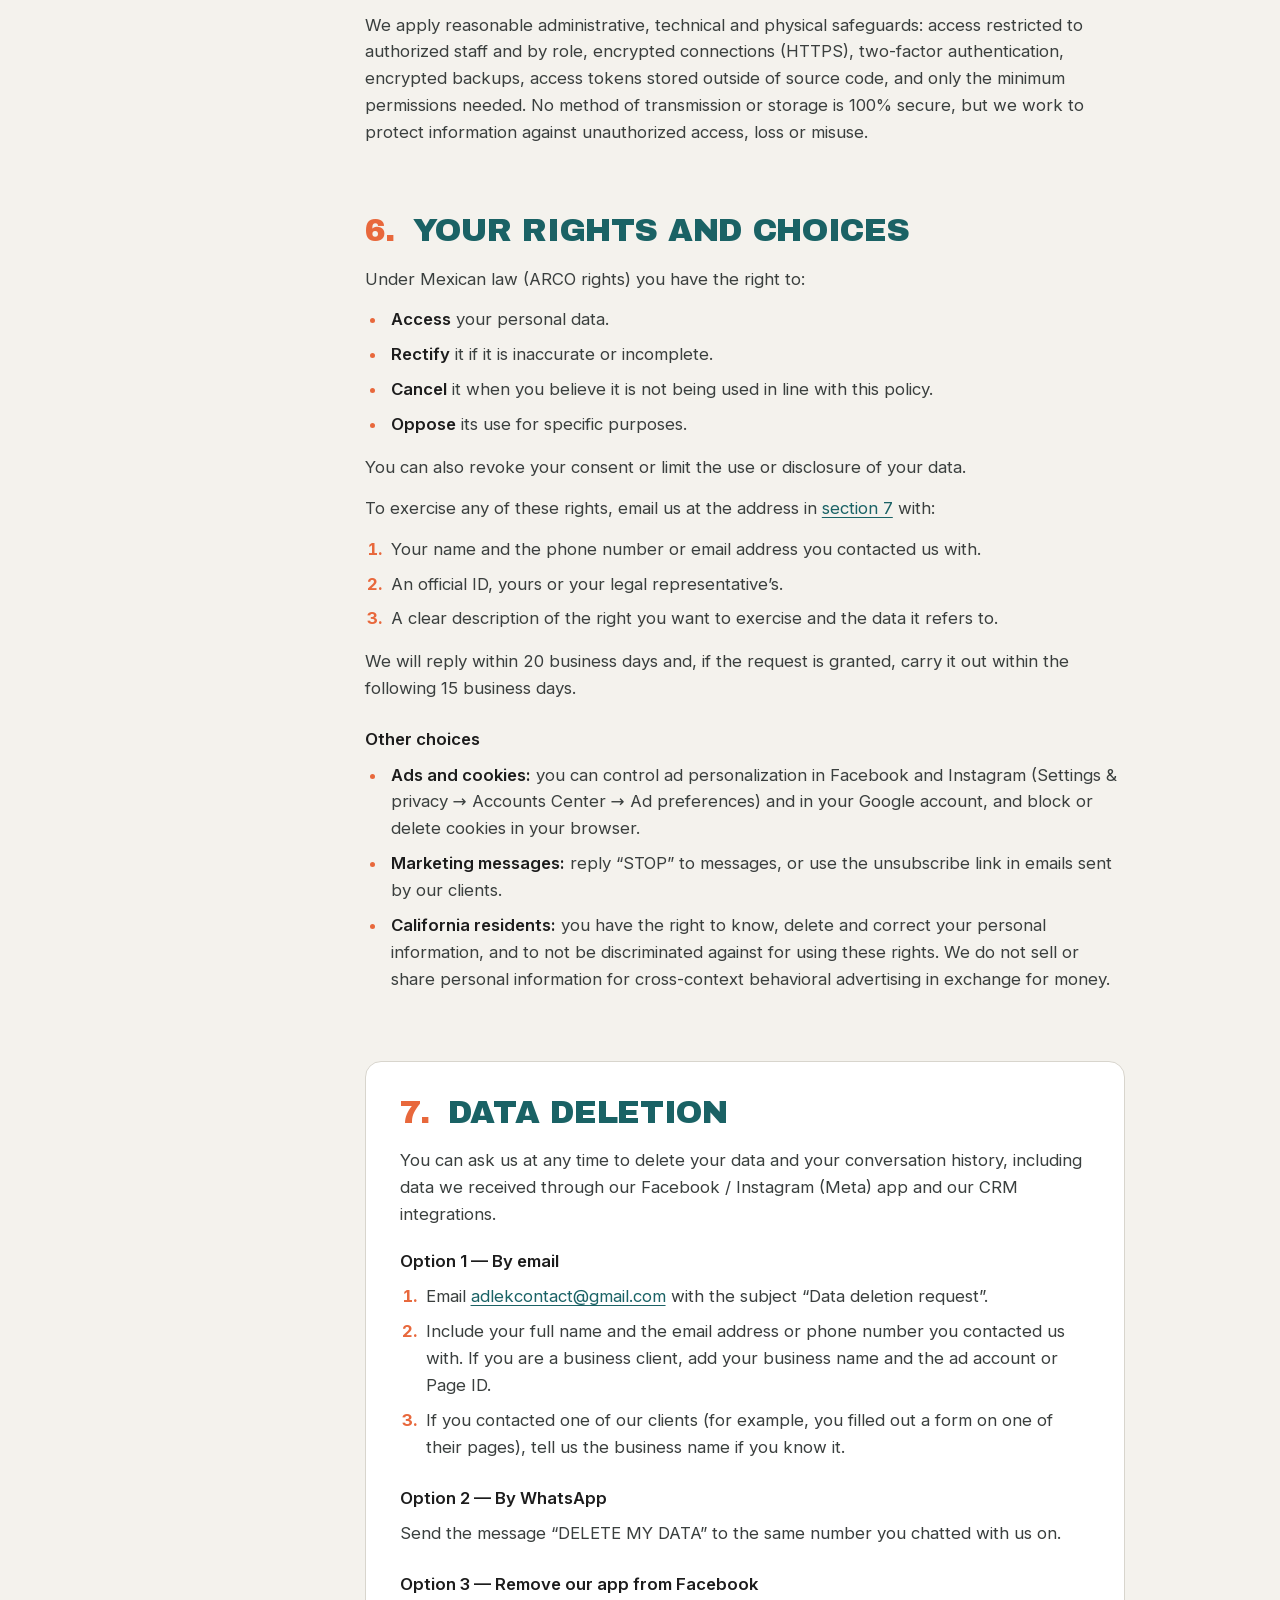
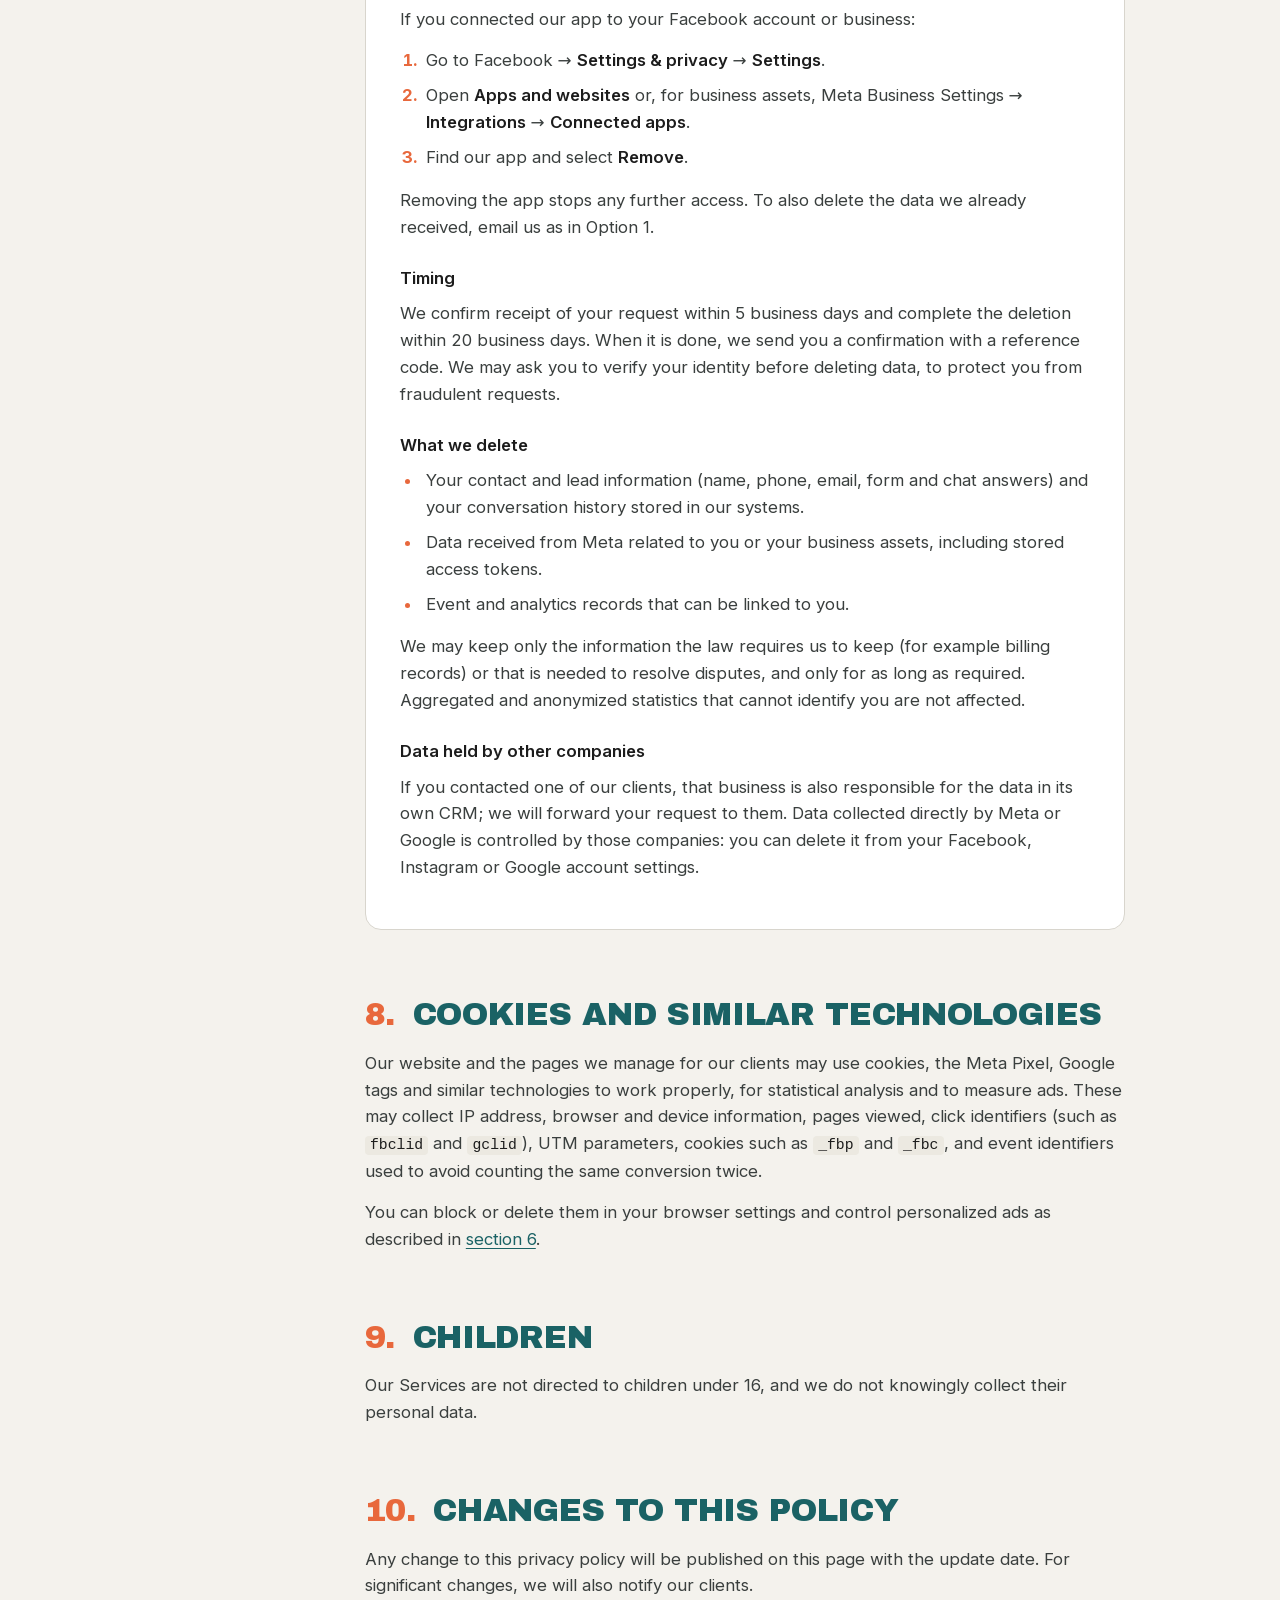
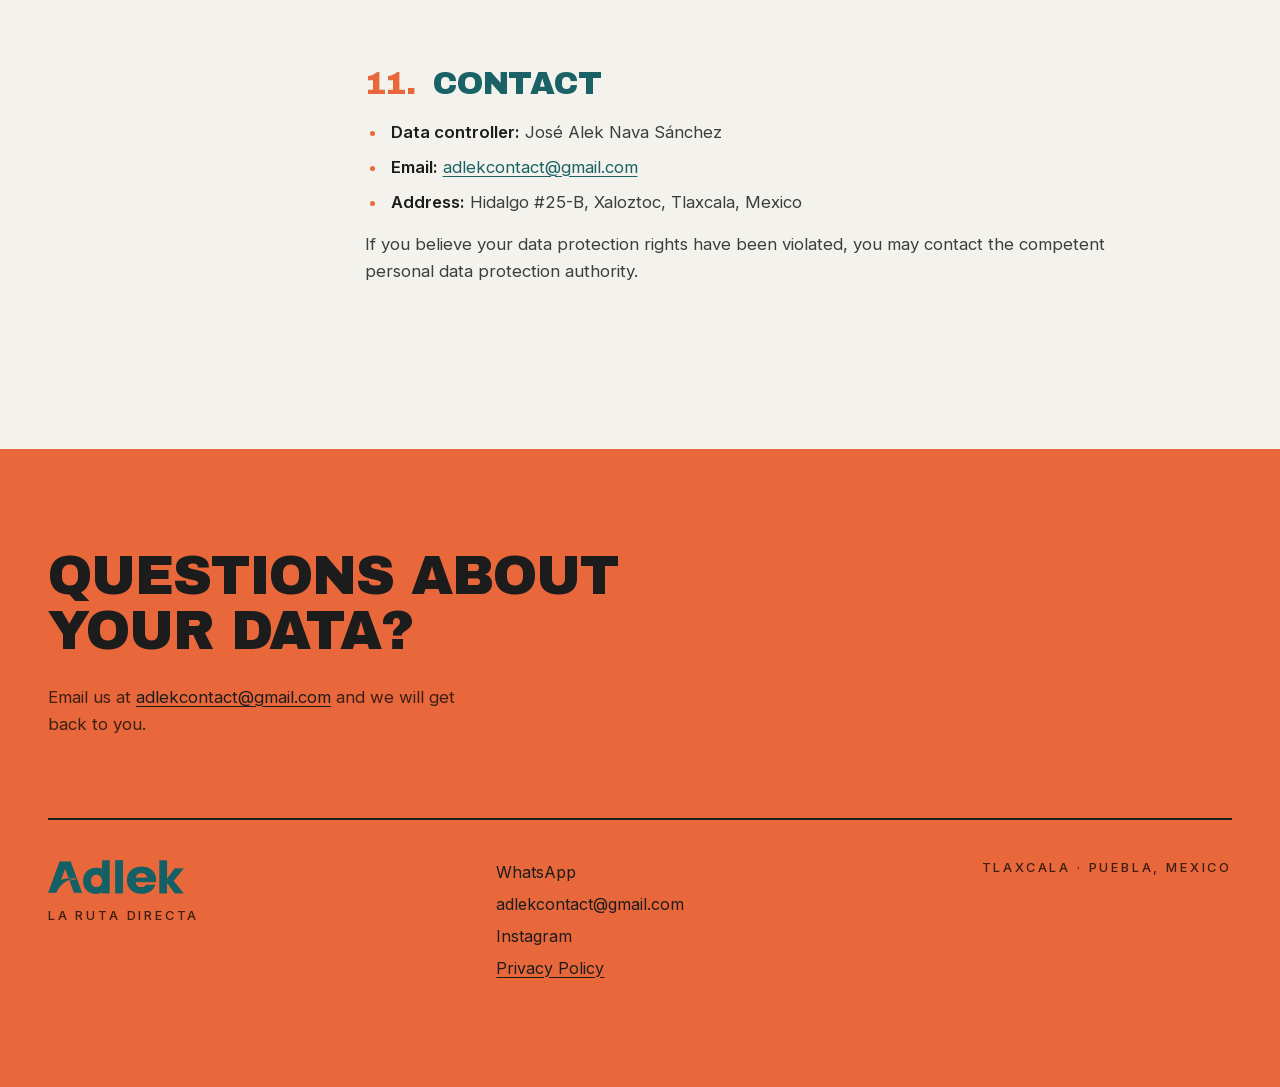
<file: privacidad/en/index.html>
<!DOCTYPE html>
<html lang="en">
<head>
<meta charset="utf-8">
<meta name="viewport" content="width=device-width, initial-scale=1">
<title>Privacy Policy · Adlek</title>
<meta name="description" content="Adlek Privacy Policy: what data we collect (including from Meta, Google and CRM integrations), how we use it, your rights, and how to request deletion of your data.">
<meta name="theme-color" content="#1A6265">
<link rel="canonical" href="https://adlek.com.mx/privacidad/en">
<link rel="alternate" hreflang="es" href="https://adlek.com.mx/privacidad">
<link rel="alternate" hreflang="en" href="https://adlek.com.mx/privacidad/en">
<link rel="preload" href="/privacidad/fuentes/archivo-black-latin.woff2" as="font" type="font/woff2" crossorigin>
<link rel="preload" href="/privacidad/fuentes/inter-latin.woff2" as="font" type="font/woff2" crossorigin>
<!--
  Versión en inglés de /privacidad. Mismo contenido, mismos estilos
  (/privacidad/estilos.css). La versión en español es la principal: si se
  cambia el contenido de una, cambiar también la otra.
-->
<link rel="stylesheet" href="/privacidad/estilos.css">
</head>
<body>

<header class="nav">
  <div class="nav-in">
    <a href="/" class="nav-logo" aria-label="Adlek — home"><img src="/privacidad/logo-blanco.png" alt="Adlek" width="520" height="130"></a>
    <a href="https://wa.me/522461957348" class="nav-cta">Message us on WhatsApp<svg viewBox="0 0 34 18" aria-hidden="true"><path d="M1 15 C 9 15 14 5 27 4" fill="none" stroke="currentColor" stroke-width="2.6" stroke-linecap="round"/><path d="M21 1.5 L28.5 4 L23.5 9.5" fill="none" stroke="currentColor" stroke-width="2.6" stroke-linecap="round" stroke-linejoin="round"/></svg></a>
  </div>
</header>

<main>
  <section class="head">
    <div class="wrap">
      <p class="kicker"><a href="/">Adlek</a> · Legal · <a href="/privacidad" hreflang="es" lang="es">Español</a></p>
      <h1>Privacy policy</h1>
      <svg viewBox="0 0 460 26" preserveAspectRatio="none" aria-hidden="true"><path d="M4 22 C 140 22 230 8 456 4" fill="none" stroke="#E8683C" stroke-width="8" stroke-linecap="round"/></svg>
      <p class="fecha">Last updated: <time datetime="2026-10-02">October 2, 2026</time></p>
    </div>
  </section>

  <div class="body">
    <div class="wrap grid">
      <nav class="toc" aria-label="Policy contents">
        <p>Contents</p>
        <ol>
          <li><a href="#information-we-collect">1. Information we collect</a></li>
          <li><a href="#how-we-use-information">2. How we use information</a></li>
          <li><a href="#whatsapp-and-meta">3. WhatsApp and other Meta platforms</a></li>
          <li><a href="#sharing">4. How we share information</a></li>
          <li><a href="#retention-and-security">5. Retention and security</a></li>
          <li><a href="#your-rights">6. Your rights and choices</a></li>
          <li><a href="#data-deletion">7. Data deletion</a></li>
          <li><a href="#cookies">8. Cookies and similar technologies</a></li>
          <li><a href="#children">9. Children</a></li>
          <li><a href="#changes">10. Changes to this policy</a></li>
          <li><a href="#contact">11. Contact</a></li>
        </ol>
      </nav>

      <article class="doc">
        <p class="intro">José Alek Nava Sánchez (“Adlek”, “we”, “us”), located at Hidalgo #25-B, Xaloztoc, Tlaxcala, Mexico, is responsible for the personal data you provide to us. This policy is issued under Mexico’s Federal Law on the Protection of Personal Data Held by Private Parties (LFPDPPP) and covers our advertising management and marketing services, including our software application that connects to Meta (Facebook and Instagram), Google and customer relationship management (CRM) platforms (the “Services”). We use data only to serve you and to plan, run, measure and report on campaigns for the businesses that hire us. We do not sell personal information.</p>

        <section id="information-we-collect">
          <h2><span class="n">1.</span><span>Information we collect</span></h2>
          <p>This policy applies to:</p>
          <ul>
            <li><strong>People who contact us</strong> through WhatsApp, social media, forms on our website or other channels, and visitors to our website.</li>
            <li><strong>Clients:</strong> businesses that hire Adlek and connect their ad accounts, Pages, pixels or CRM to our Services.</li>
            <li><strong>Leads and website visitors of our clients:</strong> people who see our clients’ ads, visit their landing pages, fill out a form or chat with them.</li>
          </ul>
          <p>When we process data about a client’s leads and visitors, we act on behalf of, and under the instructions of, that client, as a service provider (data processor). The client’s own privacy policy also applies.</p>

          <h3>When you contact us</h3>
          <ul>
            <li><strong>Identification and contact data:</strong> name, phone number (including your WhatsApp number), email address and profile name.</li>
            <li><strong>Content of your communications:</strong> messages, voice notes, images and documents you send us.</li>
            <li><strong>Service-related data:</strong> the service you are interested in, appointment dates, the channel you came from and your interaction history.</li>
            <li><strong>Technical data:</strong> message date, time and delivery status, obtained through messaging platforms.</li>
          </ul>

          <h3>From platforms our clients connect</h3>
          <ul>
            <li><strong>Meta (Facebook / Instagram):</strong> ad account, campaign, ad set, ad and creative settings; performance metrics (impressions, clicks, spend, conversions); Page and Business Manager identifiers; pixel and Conversions API event data.</li>
            <li><strong>CRM platforms (for example GoHighLevel / LeadConnector):</strong> lead and contact records, such as name, phone number, email address, ZIP code, form answers, pipeline stage and the ad or campaign that generated the lead.</li>
            <li><strong>Google (Analytics / Ads):</strong> aggregated traffic and conversion data.</li>
          </ul>

          <h3>From landing pages and websites we manage</h3>
          <ul>
            <li>Information a person submits in a form or chat, for example name, phone, email, address or ZIP code, and project details.</li>
            <li>Technical and event data collected by the Meta Pixel, Google tags and similar technologies (see <a href="#cookies">section 8</a>).</li>
          </ul>

          <h3>From our clients directly</h3>
          <ul>
            <li>Contact and billing details, business information, creative assets and the instructions they give us.</li>
          </ul>

          <p>We do not collect sensitive personal data (for example health, ethnic origin, beliefs or financial data) through these channels. Please do not send it to us. If any of our services requires sensitive data, we will ask for your express written consent before processing it.</p>
        </section>

        <section id="how-we-use-information">
          <h2><span class="n">2.</span><span>How we use information</span></h2>
          <h3>Primary purposes, necessary for the service:</h3>
          <ol>
            <li>To answer and follow up on your messages, requests and questions.</li>
            <li>To schedule, confirm, remind you of and follow up on appointments or meetings.</li>
            <li>To provide the services you hire and give you support.</li>
            <li>To run automated assistants (chatbots) that answer your messages and, when needed, hand you over to a person.</li>
            <li>To create, manage, optimize and report on advertising campaigns for our clients.</li>
            <li>To send conversion events (such as a submitted form) to advertising platforms, including through the Meta Conversions API, so they can measure and optimize ads.</li>
            <li>To deliver leads to our clients’ CRM and help them follow up with the people who contacted them.</li>
            <li>To build dashboards, reports and insights for our clients.</li>
            <li>To operate, secure, troubleshoot and improve our Services, and to comply with legal obligations and platform policies.</li>
          </ol>
          <h3>Secondary purposes, not necessary for the service:</h3>
          <ol>
            <li>To send you information about Adlek’s promotions, news or services.</li>
            <li>To produce internal statistics to improve our service.</li>
          </ol>
          <p>If you do not want us to use your data for secondary purposes, email us at the address in <a href="#data-deletion">section 7</a>. Opting out does not affect the service you request.</p>
          <p>We do <strong>not</strong> sell personal information, and we do not use one client’s data to benefit another client.</p>
        </section>

        <section id="whatsapp-and-meta">
          <h2><span class="n">3.</span><span>WhatsApp and other Meta platforms</span></h2>
          <h3>WhatsApp</h3>
          <p>We communicate with you through the WhatsApp Business Platform, provided by Meta Platforms, Inc. and its affiliates. When you message us on WhatsApp:</p>
          <ul>
            <li>Meta processes messages under its own policies: <a href="https://www.whatsapp.com/legal/privacy-policy" rel="noopener">WhatsApp Privacy Policy</a> and <a href="https://www.whatsapp.com/legal/business-terms" rel="noopener">WhatsApp Business Terms</a>.</li>
            <li>We receive your number, your profile name and the content of the messages you send us, and use them only for the purposes in this policy.</li>
            <li>We do not sell your data or use it for purposes other than those described here.</li>
            <li>We only send you messages initiated by Adlek (for example appointment reminders) if you gave us your consent. You can ask us to stop at any time by replying “STOP”.</li>
          </ul>
          <h3>Facebook and Instagram: Marketing API, Pixel and Conversions API</h3>
          <p>When a client connects their Meta accounts to our application, we access the data described in <a href="#information-we-collect">section 1</a> through the Meta Marketing API, only with the permissions the client grants, such as <code>ads_management</code>, <code>ads_read</code>, <code>business_management</code>, <code>pages_show_list</code>, <code>pages_read_engagement</code> and <code>pages_manage_ads</code>.</p>
          <p>We use that data only to manage and measure that client’s campaigns. The client can revoke access at any time by removing our app from their account (see <a href="#data-deletion">section 7</a>).</p>
        </section>

        <section id="sharing">
          <h2><span class="n">4.</span><span>How we share information</span></h2>
          <p>We share data only as needed to provide the Services: with the client the data belongs to, for reporting and lead follow-up, and with technology providers that act as processors, meaning they process data on our behalf and under our instructions:</p>
          <ul>
            <li><strong>Meta Platforms, Inc.</strong> (WhatsApp Business Platform, Marketing API, Pixel and Conversions API), to send and receive messages, run ads and measure conversions.</li>
            <li><strong>Google LLC</strong>, for analytics and ad conversion measurement.</li>
            <li><strong>CRM providers</strong> (for example GoHighLevel / LeadConnector), to store and manage our clients’ leads.</li>
            <li><strong>Hosting, database and infrastructure providers</strong> (for example Vercel and Supabase), to host websites and securely store our Services’ data and conversation history.</li>
            <li><strong>Transactional email providers</strong>, to send notifications.</li>
            <li><strong>AI service providers</strong> (for example Anthropic), when an automated assistant processes your messages to reply to you or to generate analysis, copy and reports. Only the data needed for each task is sent and, under our agreements with them, it is not used to train their models.</li>
          </ul>
          <p>Some of these providers may be located outside Mexico. We do not make transfers that require your consent, except those allowed by article 37 of the LFPDPPP, those required by a competent authority, or when needed to protect people’s rights and safety.</p>
        </section>

        <section id="retention-and-security">
          <h2><span class="n">5.</span><span>Retention and security</span></h2>
          <p>We keep your data for as long as it is needed for the purposes described and for the periods required by law. After that, we delete or anonymize it. In particular:</p>
          <ul>
            <li>Campaign and performance data is kept as reporting history while the client relationship is active.</li>
            <li>Lead data is kept for up to 24 months after the end of the client relationship, unless the client asks us to delete it sooner or the law requires otherwise.</li>
            <li>Data received from Meta is deleted when it is no longer needed for the purpose it was obtained for, or when access is revoked, as required by Meta’s Platform Terms.</li>
          </ul>
          <p>We apply reasonable administrative, technical and physical safeguards: access restricted to authorized staff and by role, encrypted connections (HTTPS), two-factor authentication, encrypted backups, access tokens stored outside of source code, and only the minimum permissions needed. No method of transmission or storage is 100% secure, but we work to protect information against unauthorized access, loss or misuse.</p>
        </section>

        <section id="your-rights">
          <h2><span class="n">6.</span><span>Your rights and choices</span></h2>
          <p>Under Mexican law (ARCO rights) you have the right to:</p>
          <ul>
            <li><strong>Access</strong> your personal data.</li>
            <li><strong>Rectify</strong> it if it is inaccurate or incomplete.</li>
            <li><strong>Cancel</strong> it when you believe it is not being used in line with this policy.</li>
            <li><strong>Oppose</strong> its use for specific purposes.</li>
          </ul>
          <p>You can also revoke your consent or limit the use or disclosure of your data.</p>
          <p>To exercise any of these rights, email us at the address in <a href="#data-deletion">section 7</a> with:</p>
          <ol>
            <li>Your name and the phone number or email address you contacted us with.</li>
            <li>An official ID, yours or your legal representative’s.</li>
            <li>A clear description of the right you want to exercise and the data it refers to.</li>
          </ol>
          <p>We will reply within 20 business days and, if the request is granted, carry it out within the following 15 business days.</p>
          <h3>Other choices</h3>
          <ul>
            <li><strong>Ads and cookies:</strong> you can control ad personalization in Facebook and Instagram (Settings &amp; privacy → Accounts Center → Ad preferences) and in your Google account, and block or delete cookies in your browser.</li>
            <li><strong>Marketing messages:</strong> reply “STOP” to messages, or use the unsubscribe link in emails sent by our clients.</li>
            <li><strong>California residents:</strong> you have the right to know, delete and correct your personal information, and to not be discriminated against for using these rights. We do not sell or share personal information for cross-context behavioral advertising in exchange for money.</li>
          </ul>
        </section>

        <section id="data-deletion" class="card">
          <h2><span class="n">7.</span><span>Data deletion</span></h2>
          <p>You can ask us at any time to delete your data and your conversation history, including data we received through our Facebook / Instagram (Meta) app and our CRM integrations.</p>

          <h3>Option 1 — By email</h3>
          <ol>
            <li>Email <a href="mailto:adlekcontact@gmail.com?subject=Data%20deletion%20request">adlekcontact@gmail.com</a> with the subject “Data deletion request”.</li>
            <li>Include your full name and the email address or phone number you contacted us with. If you are a business client, add your business name and the ad account or Page ID.</li>
            <li>If you contacted one of our clients (for example, you filled out a form on one of their pages), tell us the business name if you know it.</li>
          </ol>

          <h3>Option 2 — By WhatsApp</h3>
          <p>Send the message “DELETE MY DATA” to the same number you chatted with us on.</p>

          <h3>Option 3 — Remove our app from Facebook</h3>
          <p>If you connected our app to your Facebook account or business:</p>
          <ol>
            <li>Go to Facebook → <strong>Settings &amp; privacy</strong> → <strong>Settings</strong>.</li>
            <li>Open <strong>Apps and websites</strong> or, for business assets, Meta Business Settings → <strong>Integrations</strong> → <strong>Connected apps</strong>.</li>
            <li>Find our app and select <strong>Remove</strong>.</li>
          </ol>
          <p>Removing the app stops any further access. To also delete the data we already received, email us as in Option 1.</p>

          <h3>Timing</h3>
          <p>We confirm receipt of your request within 5 business days and complete the deletion within 20 business days. When it is done, we send you a confirmation with a reference code. We may ask you to verify your identity before deleting data, to protect you from fraudulent requests.</p>

          <h3>What we delete</h3>
          <ul>
            <li>Your contact and lead information (name, phone, email, form and chat answers) and your conversation history stored in our systems.</li>
            <li>Data received from Meta related to you or your business assets, including stored access tokens.</li>
            <li>Event and analytics records that can be linked to you.</li>
          </ul>
          <p>We may keep only the information the law requires us to keep (for example billing records) or that is needed to resolve disputes, and only for as long as required. Aggregated and anonymized statistics that cannot identify you are not affected.</p>

          <h3>Data held by other companies</h3>
          <p>If you contacted one of our clients, that business is also responsible for the data in its own CRM; we will forward your request to them. Data collected directly by Meta or Google is controlled by those companies: you can delete it from your Facebook, Instagram or Google account settings.</p>
        </section>

        <section id="cookies">
          <h2><span class="n">8.</span><span>Cookies and similar technologies</span></h2>
          <p>Our website and the pages we manage for our clients may use cookies, the Meta Pixel, Google tags and similar technologies to work properly, for statistical analysis and to measure ads. These may collect IP address, browser and device information, pages viewed, click identifiers (such as <code>fbclid</code> and <code>gclid</code>), UTM parameters, cookies such as <code>_fbp</code> and <code>_fbc</code>, and event identifiers used to avoid counting the same conversion twice.</p>
          <p>You can block or delete them in your browser settings and control personalized ads as described in <a href="#your-rights">section 6</a>.</p>
        </section>

        <section id="children">
          <h2><span class="n">9.</span><span>Children</span></h2>
          <p>Our Services are not directed to children under 16, and we do not knowingly collect their personal data.</p>
        </section>

        <section id="changes">
          <h2><span class="n">10.</span><span>Changes to this policy</span></h2>
          <p>Any change to this privacy policy will be published on this page with the update date. For significant changes, we will also notify our clients.</p>
        </section>

        <section id="contact">
          <h2><span class="n">11.</span><span>Contact</span></h2>
          <ul>
            <li><strong>Data controller:</strong> José Alek Nava Sánchez</li>
            <li><strong>Email:</strong> <a href="mailto:adlekcontact@gmail.com">adlekcontact@gmail.com</a></li>
            <li><strong>Address:</strong> Hidalgo #25-B, Xaloztoc, Tlaxcala, Mexico</li>
          </ul>
          <p>If you believe your data protection rights have been violated, you may contact the competent personal data protection authority.</p>
        </section>
      </article>
    </div>
  </div>
</main>

<footer class="foot">
  <div class="wrap">
    <p class="foot-cta">Questions about your data?</p>
    <p class="foot-sub">Email us at <a href="mailto:adlekcontact@gmail.com">adlekcontact@gmail.com</a> and we will get back to you.</p>
    <div class="foot-row">
      <div>
        <img src="/privacidad/logo-verde.png" alt="Adlek" width="520" height="130">
        <p class="tag">La ruta directa</p>
      </div>
      <div class="foot-links">
        <a href="https://wa.me/522461957348">WhatsApp</a>
        <a href="mailto:adlekcontact@gmail.com">adlekcontact@gmail.com</a>
        <a href="https://instagram.com/adlek.mx">Instagram</a>
        <a href="/privacidad/en" aria-current="page">Privacy Policy</a>
      </div>
      <p class="tag">Tlaxcala · Puebla, Mexico</p>
    </div>
  </div>
</footer>

</body>
</html>
</file>
<file: privacidad/estilos.css>
/* latin-ext */
@font-face{font-family:'Archivo Black';font-style:normal;font-weight:400;font-display:swap;src:url('/privacidad/fuentes/archivo-black-latin-ext.woff2') format('woff2');unicode-range:U+0100-02BA,U+02BD-02C5,U+02C7-02CC,U+02CE-02D7,U+02DD-02FF,U+0304,U+0308,U+0329,U+1D00-1DBF,U+1E00-1E9F,U+1EF2-1EFF,U+2020,U+20A0-20AB,U+20AD-20C0,U+2113,U+2C60-2C7F,U+A720-A7FF}
/* latin */
@font-face{font-family:'Archivo Black';font-style:normal;font-weight:400;font-display:swap;src:url('/privacidad/fuentes/archivo-black-latin.woff2') format('woff2');unicode-range:U+0000-00FF,U+0131,U+0152-0153,U+02BB-02BC,U+02C6,U+02DA,U+02DC,U+0304,U+0308,U+0329,U+2000-206F,U+20AC,U+2122,U+2191,U+2193,U+2212,U+2215,U+FEFF,U+FFFD}
/* latin-ext */
@font-face{font-family:'Inter';font-style:normal;font-weight:400 700;font-display:swap;src:url('/privacidad/fuentes/inter-latin-ext.woff2') format('woff2');unicode-range:U+0100-02BA,U+02BD-02C5,U+02C7-02CC,U+02CE-02D7,U+02DD-02FF,U+0304,U+0308,U+0329,U+1D00-1DBF,U+1E00-1E9F,U+1EF2-1EFF,U+2020,U+20A0-20AB,U+20AD-20C0,U+2113,U+2C60-2C7F,U+A720-A7FF}
/* latin */
@font-face{font-family:'Inter';font-style:normal;font-weight:400 700;font-display:swap;src:url('/privacidad/fuentes/inter-latin.woff2') format('woff2');unicode-range:U+0000-00FF,U+0131,U+0152-0153,U+02BB-02BC,U+02C6,U+02DA,U+02DC,U+0304,U+0308,U+0329,U+2000-206F,U+20AC,U+2122,U+2191,U+2193,U+2212,U+2215,U+FEFF,U+FFFD}

*{box-sizing:border-box}
html{scroll-behavior:smooth;scroll-padding-top:96px}
body{margin:0;background:#F4F2ED;color:#1C1C1C;font-family:Inter,system-ui,sans-serif;-webkit-font-smoothing:antialiased}
a{color:#1A6265;text-decoration:none}
a:hover{color:#E8683C}
img,svg{max-width:100%}

/* Nav — idéntica a la de la landing */
.nav{position:fixed;top:0;left:0;right:0;z-index:50;background:#1A6265;border-bottom:1px solid rgba(244,242,237,0.18)}
.nav-in{max-width:1200px;margin:0 auto;padding:14px clamp(16px,5vw,48px);display:flex;align-items:center;justify-content:space-between;gap:16px}
.nav-logo{display:inline-flex;align-items:center;line-height:0}
.nav-logo img{display:block;height:30px;width:auto}
.nav-cta{display:inline-flex;align-items:center;gap:10px;background:#E8683C;color:#1C1C1C;font-family:Inter,sans-serif;font-weight:600;font-size:0.9rem;line-height:1;padding:12px 20px;border-radius:999px;box-shadow:3px 3px 0 #10393B}
.nav-cta:hover{color:#1C1C1C}
.nav-cta svg{width:26px;height:14px;flex:none}

/* Encabezado verde */
.head{background:#1A6265;padding:clamp(130px,20vh,200px) clamp(20px,5vw,48px) clamp(64px,9vw,110px)}
.wrap{max-width:1200px;margin:0 auto;width:100%}
.kicker{margin:0 0 clamp(18px,3vw,26px);font-weight:500;font-size:0.8rem;letter-spacing:0.22em;text-transform:uppercase;color:rgba(244,242,237,0.72)}
.kicker a{color:inherit}
.kicker a:hover{color:#E8683C}
h1{margin:0;font-family:'Archivo Black',sans-serif;font-weight:400;text-transform:uppercase;color:#FFFFFF;font-size:clamp(2.6rem,11vw,7rem);line-height:1.0;letter-spacing:-0.02em;text-wrap:balance}
.head svg{display:block;width:min(100%,460px);height:22px;margin:clamp(20px,3vw,32px) 0 0}
.fecha{margin:clamp(22px,3.5vw,32px) 0 0;font-size:1.05rem;line-height:1.6;color:#F4F2ED}

/* Cuerpo */
.body{padding:clamp(56px,9vw,120px) clamp(20px,5vw,48px) clamp(80px,12vw,150px)}
.grid{display:grid;grid-template-columns:minmax(0,240px) minmax(0,1fr);gap:clamp(40px,6vw,96px);align-items:start}
.toc{position:sticky;top:96px}
.toc p{margin:0 0 14px;font-weight:500;font-size:0.8rem;letter-spacing:0.22em;text-transform:uppercase;color:#1A6265}
.toc ol{list-style:none;margin:0;padding:0;display:flex;flex-direction:column;gap:2px;border-left:2px solid #D8D5CD}
.toc a{display:block;padding:6px 0 6px 16px;margin-left:-2px;border-left:2px solid transparent;font-size:0.92rem;line-height:1.35;color:#3A3F3E}
.toc a:hover{color:#E8683C;border-left-color:#E8683C}

.doc{max-width:760px}
.doc > p,.doc section > p,.doc li{font-size:1.05rem;line-height:1.6;color:#3A3F3E}
.intro{margin:0 0 clamp(40px,6vw,64px)}
.doc section{margin:0 0 clamp(44px,6vw,68px)}
.doc section:last-child{margin-bottom:0}
h2{margin:0 0 18px;font-family:'Archivo Black',sans-serif;font-weight:400;text-transform:uppercase;color:#1A6265;font-size:clamp(1.35rem,3.2vw,2rem);line-height:1.05;letter-spacing:-0.01em;display:flex;gap:0.55em;align-items:baseline}
h2 .n{color:#E8683C;flex:none}
h3{margin:26px 0 10px;font-family:Inter,sans-serif;font-weight:600;font-size:1.05rem;line-height:1.4;color:#1C1C1C}
.doc p{margin:0 0 14px}
.doc ul,.doc ol{margin:0 0 16px;padding-left:1.4em}
.doc li{margin:0 0 8px;padding-left:0.2em}
.doc li::marker{color:#E8683C;font-weight:700}
.doc strong{color:#1C1C1C;font-weight:600}
.doc a{text-decoration:underline;text-decoration-thickness:1px;text-underline-offset:3px}

/* La sección 7 se enlaza desde fuera (#eliminacion-de-datos): va en tarjeta,
   como las del FAQ de la landing. */
.card{background:#FFFFFF;border:1px solid #D8D5CD;border-radius:16px;padding:clamp(22px,3vw,34px)}
.card:target{border-color:#E8683C;box-shadow:6px 6px 0 #E8683C}

/* Pie naranja — mismo bloque que cierra la landing */
.foot{background:#E8683C;padding:clamp(56px,8vw,100px) clamp(20px,5vw,48px) clamp(64px,9vw,110px)}
.foot-cta{margin:0;font-family:'Archivo Black',sans-serif;text-transform:uppercase;color:#1C1C1C;font-size:clamp(1.8rem,6vw,3.4rem);line-height:1.0;letter-spacing:-0.02em;max-width:18ch}
.foot-sub{margin:clamp(18px,3vw,26px) 0 0;font-size:1.05rem;line-height:1.6;color:#3D1E12;max-width:44ch}
.foot-sub a{color:#1C1C1C;text-decoration:underline;text-underline-offset:3px}
.foot-row{margin:clamp(44px,7vw,80px) 0 0;padding:clamp(28px,4vw,40px) 0 0;border-top:2px solid #1C1C1C;display:flex;flex-wrap:wrap;gap:clamp(24px,4vw,60px);align-items:flex-start;justify-content:space-between}
.foot-row img{display:block;height:34px;width:auto}
.tag{margin:14px 0 0;font-weight:500;font-size:0.8rem;letter-spacing:0.22em;text-transform:uppercase;color:#3D1E12}
.foot-links{display:flex;flex-direction:column;gap:8px}
.foot-links a{color:#1C1C1C;font-size:1rem;line-height:1.5}
.foot-links a:hover{color:#FFFFFF}
.foot-links a[aria-current]{text-decoration:underline;text-underline-offset:3px}
.foot-row > p{margin:0}

@media (max-width:900px){
  .grid{grid-template-columns:minmax(0,1fr)}
  .toc{position:static}
}
@media (max-width:620px){
  .nav-cta{font-size:0.8rem;padding:10px 15px;gap:7px}
  .nav-cta svg{width:20px;height:11px}
  .nav-logo img{height:24px}
  html{scroll-padding-top:80px}
}
@media (prefers-reduced-motion:reduce){
  html{scroll-behavior:auto}
}

/* Añadido con la fusión de la política de Meta/CRM */
.doc code{font-family:ui-monospace,SFMono-Regular,Menlo,monospace;font-size:0.88em;background:#ECE9E1;color:#1C1C1C;padding:0.1em 0.35em;border-radius:4px;overflow-wrap:anywhere}
.card h3:first-of-type{margin-top:22px}
</file>
